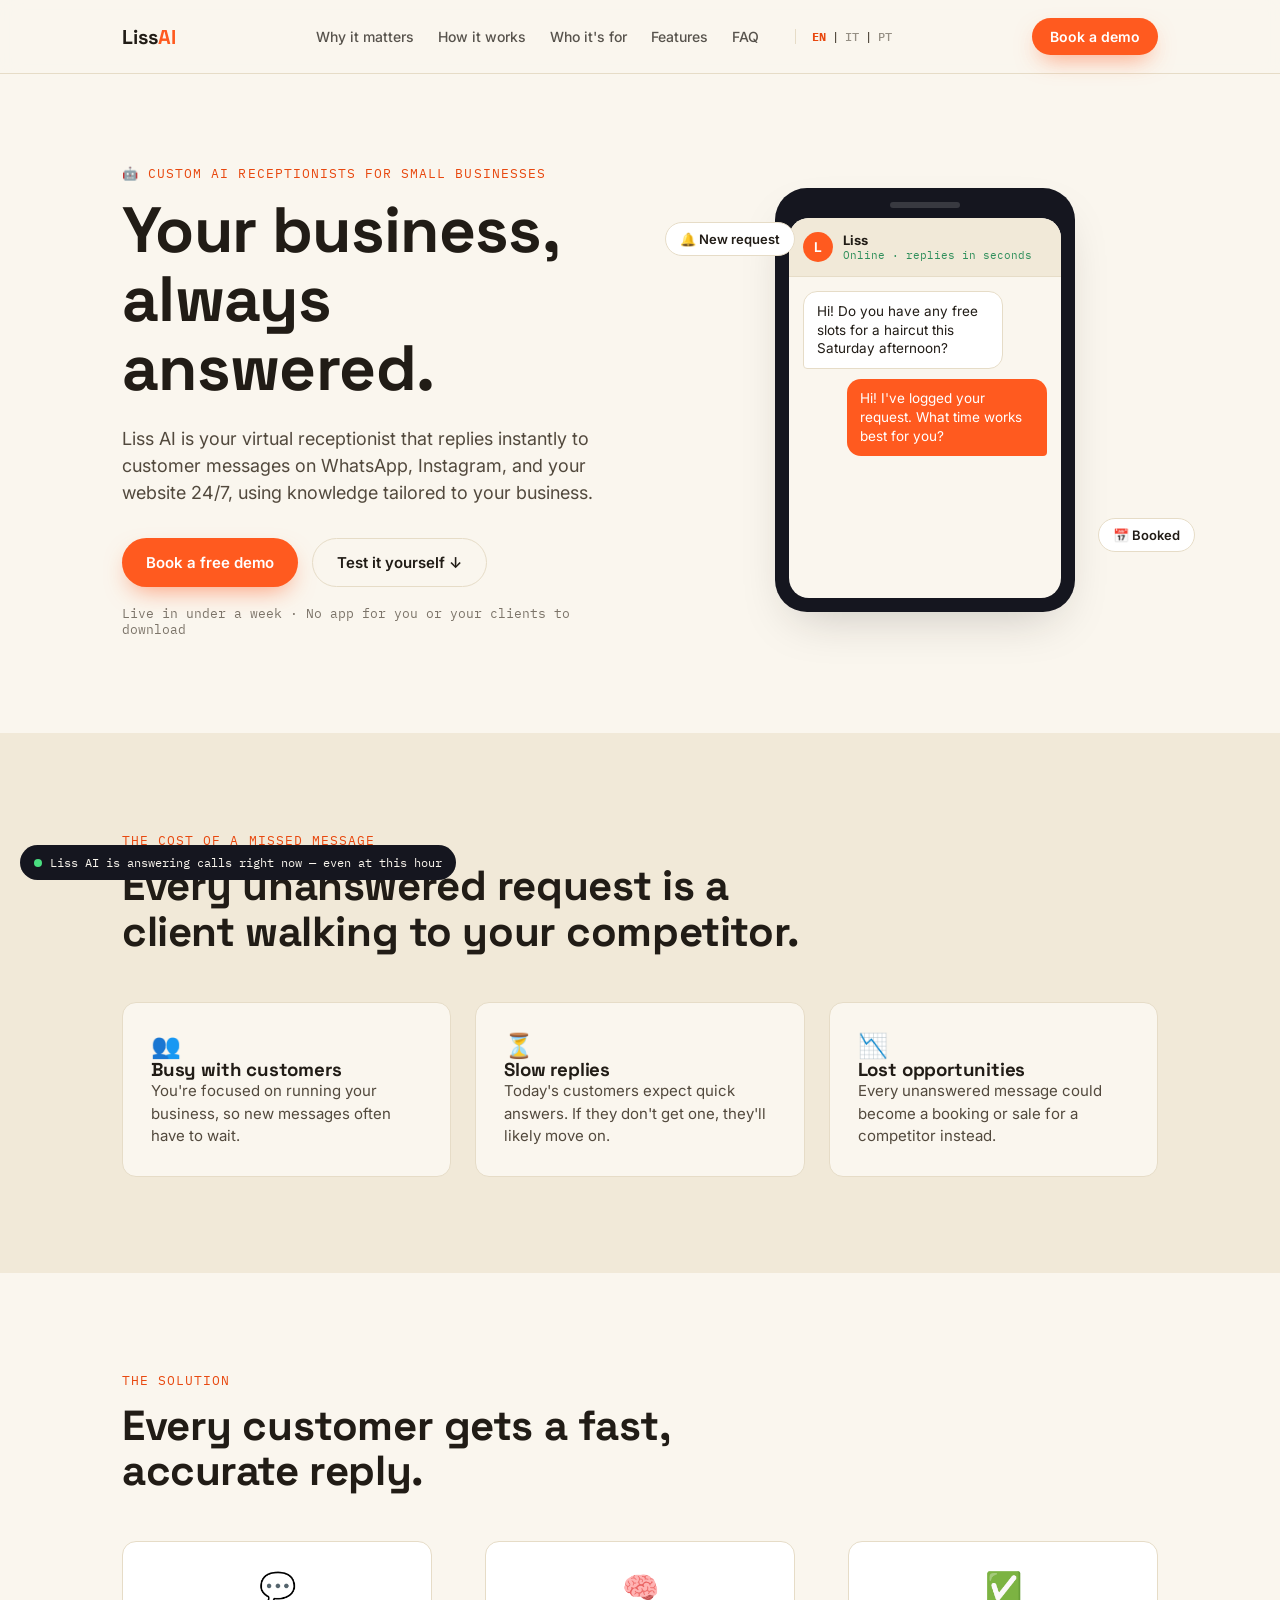
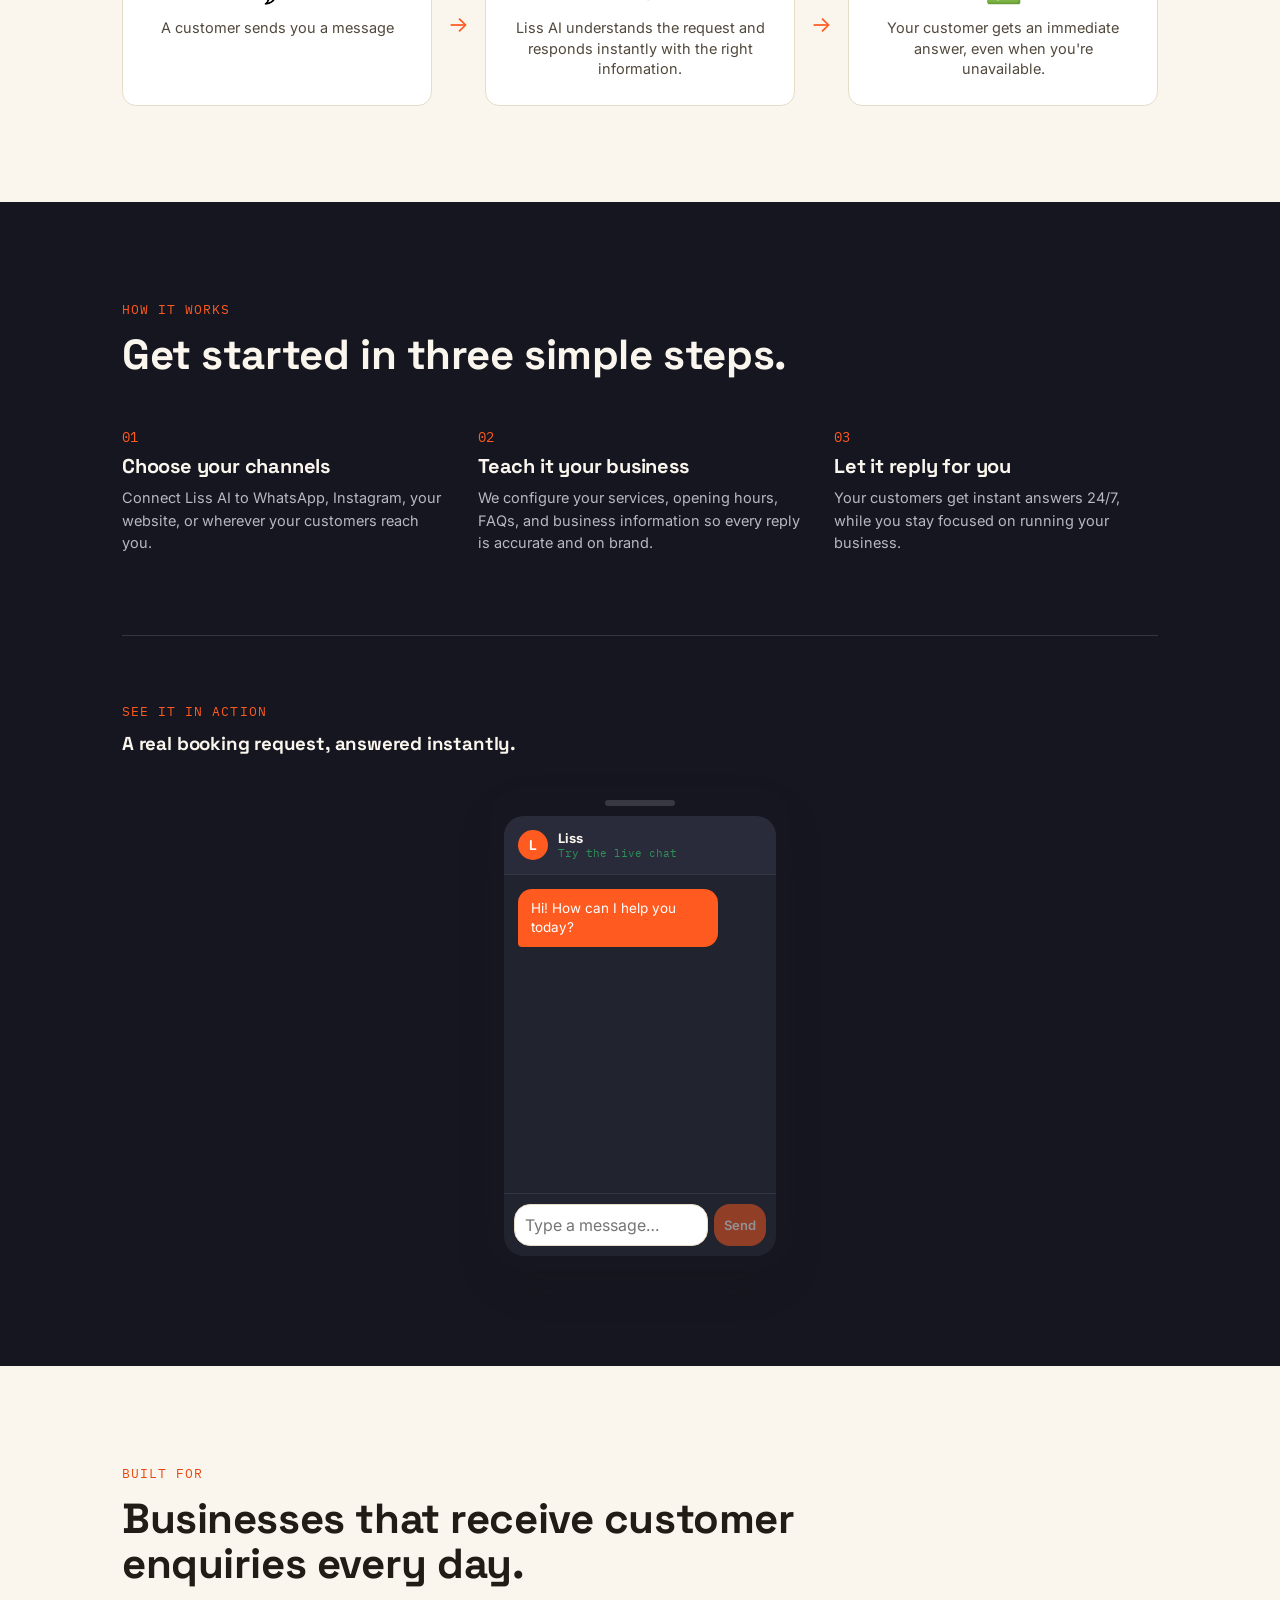
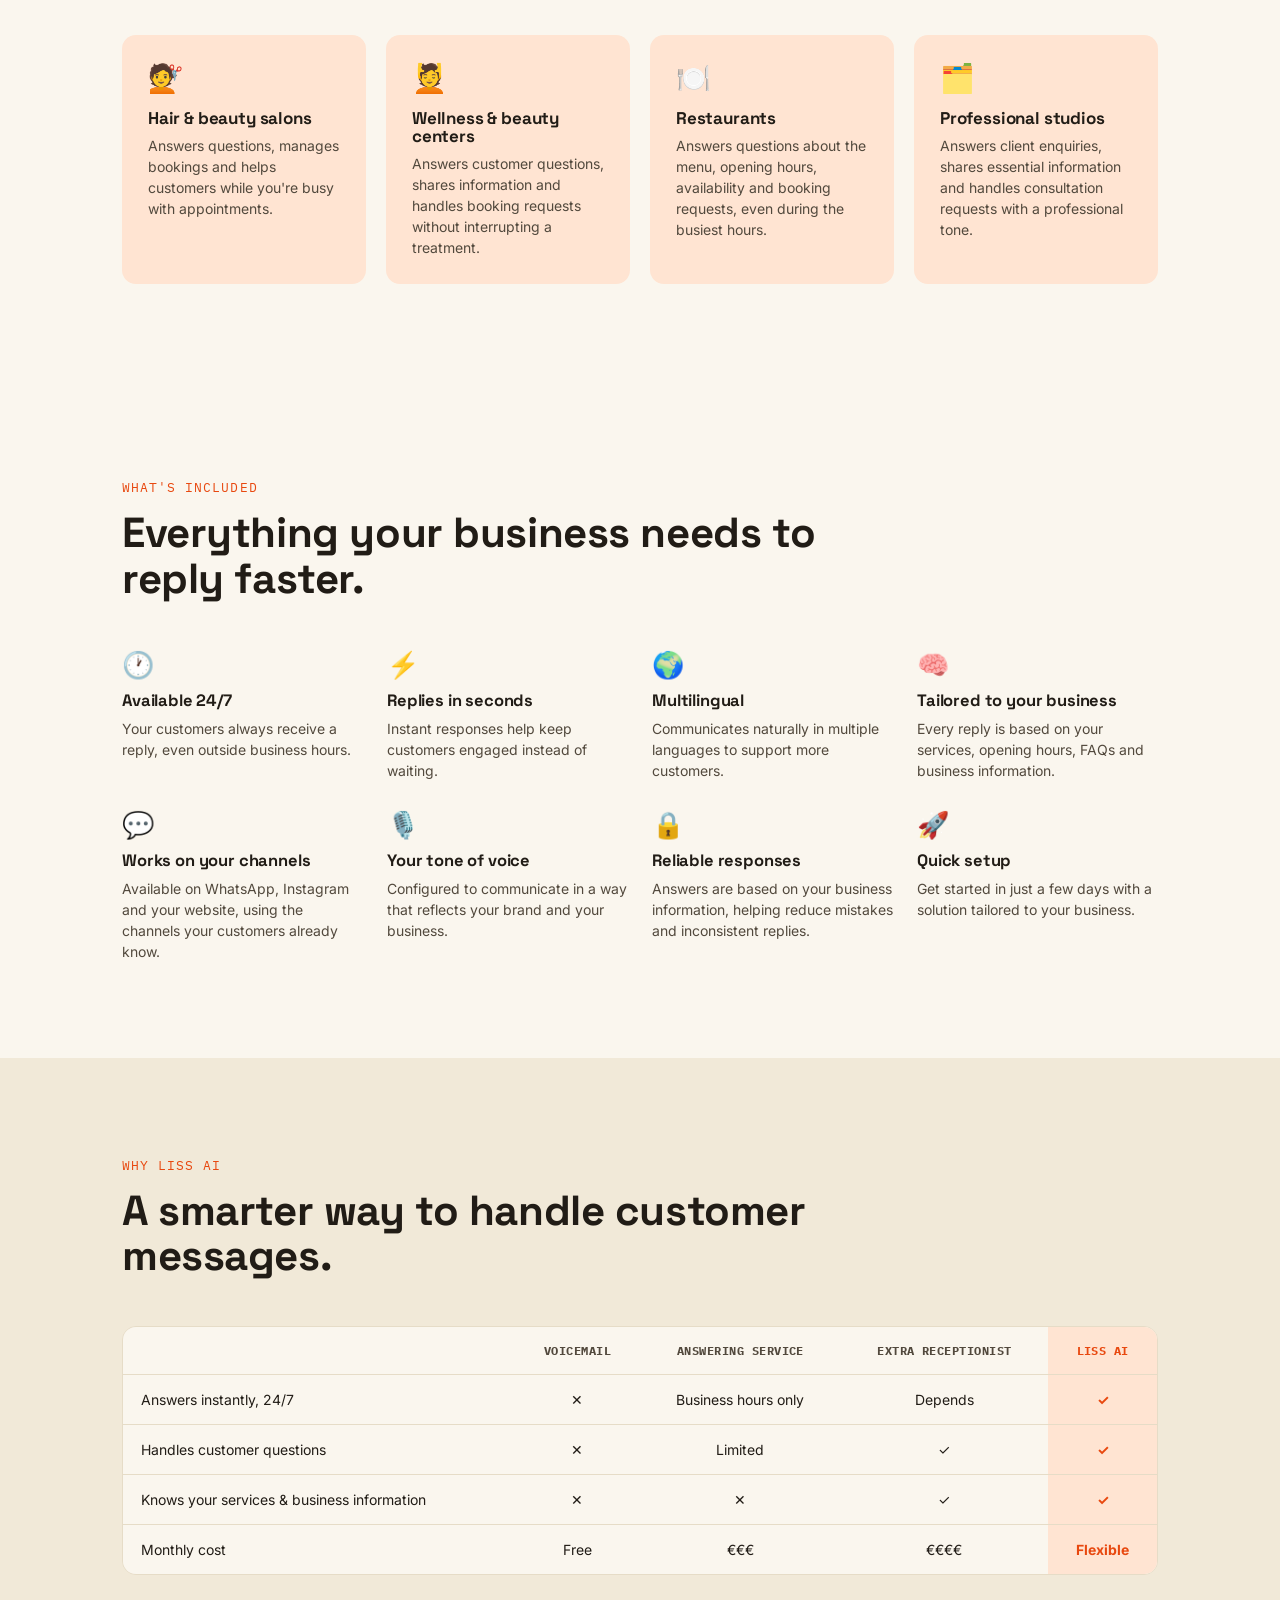
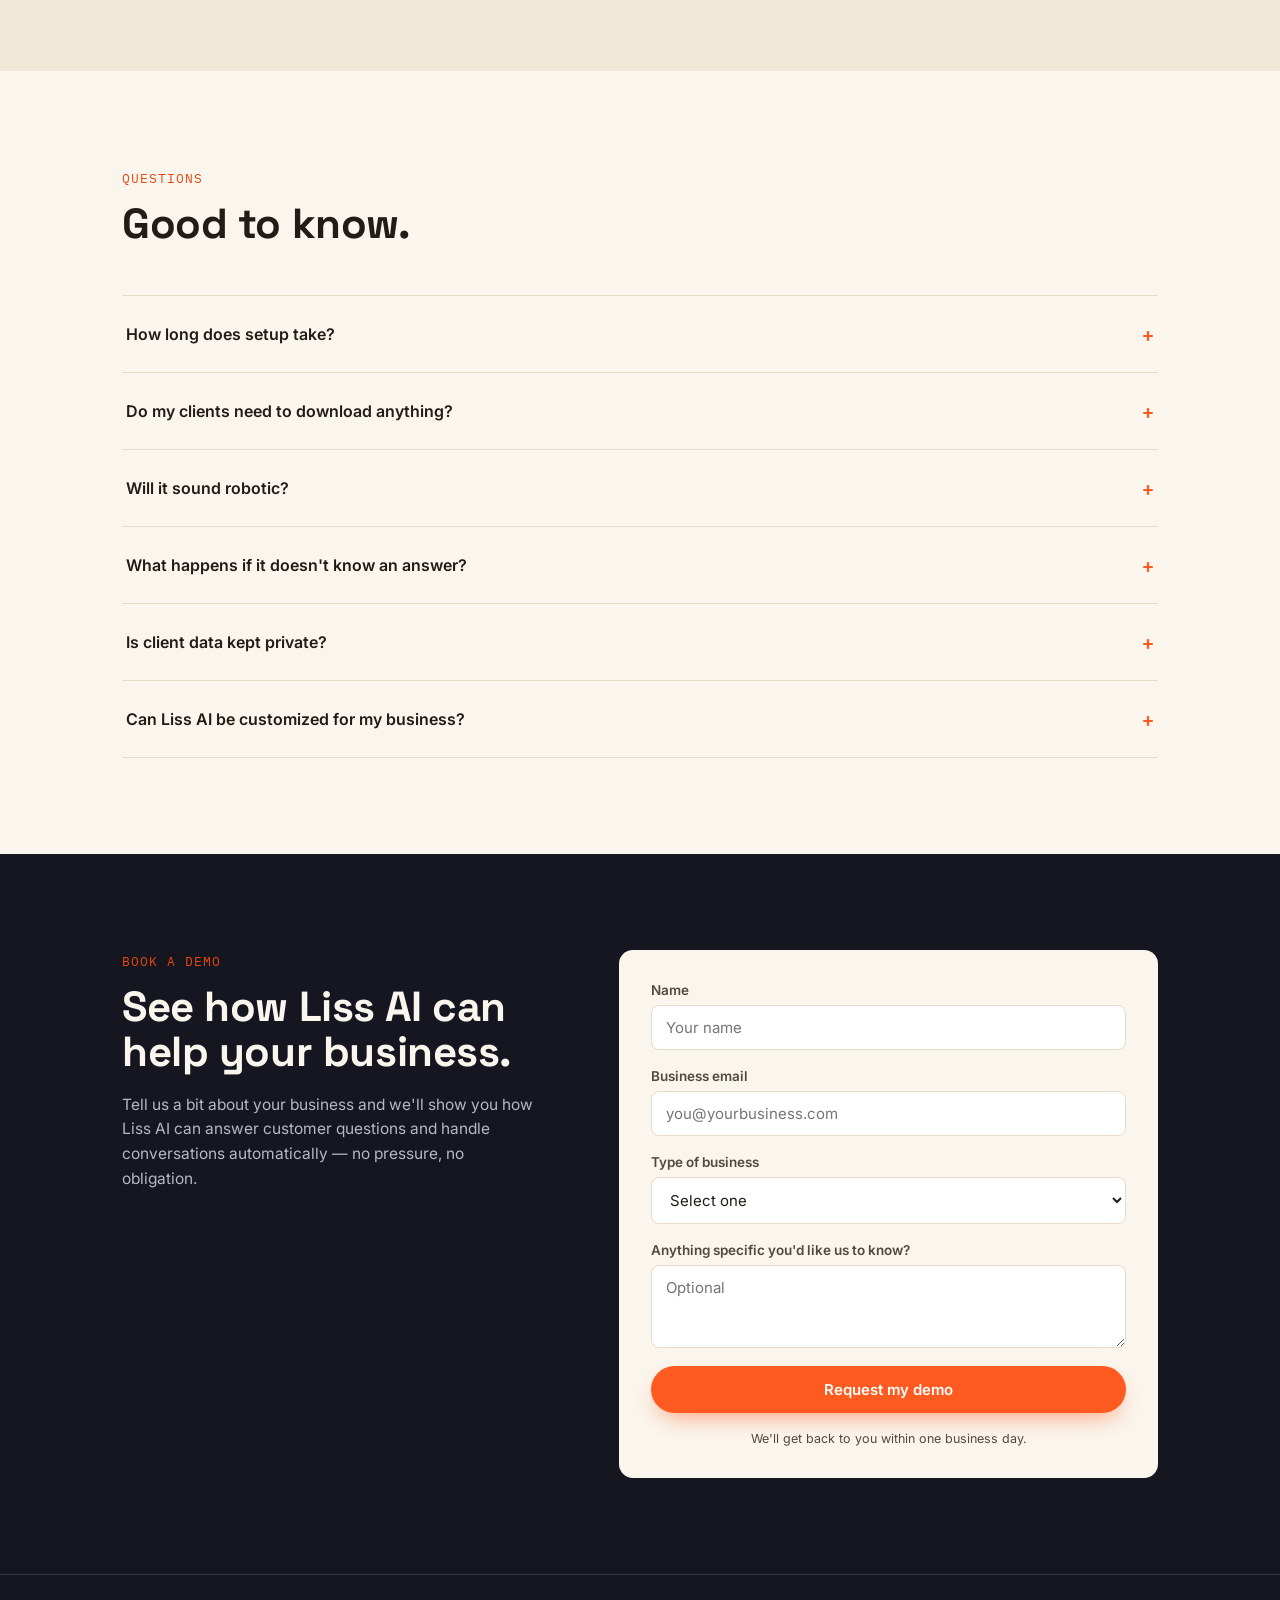
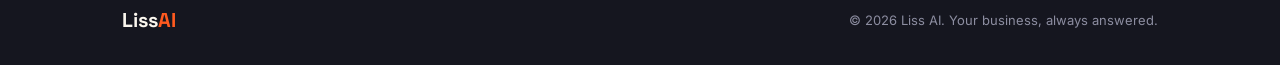
<file: index.html>
<!DOCTYPE html>
<html lang="en">
<head>
<meta charset="UTF-8">
<meta name="viewport" content="width=device-width, initial-scale=1.0">
<title>Liss AI — Your business, always answered</title>
<meta name="description" content="Liss AI is the AI receptionist that answers calls, books appointments and never sleeps — built for salons, clinics, restaurants and studios.">
<link rel="icon" href="data:,">
<link rel="preconnect" href="https://fonts.googleapis.com">
<link rel="preconnect" href="https://fonts.gstatic.com" crossorigin>
<link href="https://fonts.googleapis.com/css2?family=Space+Grotesk:wght@400;500;600;700&family=Inter:wght@400;500;600;700&family=IBM+Plex+Mono:wght@400;500&display=swap" rel="stylesheet">
<link rel="stylesheet" href="style.css">
<link rel="alternate" hreflang="en" href="https://getlissai.com/" />
<link rel="alternate" hreflang="it" href="https://getlissai.com/" />
<link rel="alternate" hreflang="pt" href="https://getlissai.com/" />
<link rel="alternate" hreflang="x-default" href="https://getlissai.com/" />
</head>
<body>

<div class="status-pill" id="statusPill">
  <span class="dot"></span>
  <span>Liss is answering clients right now</span>
</div>

<header class="nav">
  <div class="nav-inner">
    <a href="#top" class="logo">Liss<span>AI</span></a>
   <nav class="nav-links">
  <a href="#problem">Why it matters</a>
  <a href="#how">How it works</a>
  <a href="#audience">Who it's for</a>
  <a href="#features">Features</a>
  <a href="#faq">FAQ</a>
  <span class="lang-switch">
    <strong>EN</strong> | <a href="./it/">IT</a> | <a href="./pt/">PT</a>
  </span>
</nav>
    <a href="#demo-form" class="btn btn-primary btn-small">Book a demo</a>
  </div>
</header>

<main id="top">

  <!-- HERO -->
  <section class="hero">
    <div class="hero-inner">
      <div class="hero-copy">
        <p class="eyebrow">🤖 Custom AI Receptionists for Small Businesses</p>
        <h1>Your business,<br>always answered.</h1>
        <p class="hero-sub">Liss AI is your virtual receptionist that replies instantly to customer messages on WhatsApp, Instagram, and your website 24/7, using knowledge tailored to your business.</p>
        <div class="hero-actions">
          <a href="#demo-form" class="btn btn-primary">Book a free demo</a>
          <a href="#demo" class="btn btn-ghost">Test it yourself ↓</a>
        </div>
        <p class="hero-note">Live in under a week · No app for you or your clients to download</p>
      </div>
      <div class="hero-visual">
        <div class="phone-mock">
          <div class="phone-notch"></div>
          <div class="phone-screen">
            <div class="chat-header">
              <div class="chat-avatar">L</div>
              <div>
                <div class="chat-name">Liss</div>
                <div class="chat-status">Online · replies in seconds</div>
              </div>
            </div>
            <div class="chat-body" id="heroChat" role="log" aria-label="Liss chat" aria-live="polite" aria-relevant="additions" tabindex="0"><div class="bubble out" lang="en">Hi! How can I help you today?</div></div>
          </div>
        </div>
        <div class="floaty floaty-1">🔔 New request</div>
        <div class="floaty floaty-2">📅 Booked</div>
      </div>
    </div>
  </section>

  <!-- PROBLEM -->
  <section id="problem" class="problem">
    <div class="section-inner">
      <p class="eyebrow eyebrow-dark">The cost of a missed message</p>
      <h2>Every unanswered request is a client walking to your competitor.</h2>
     <div class="problem-grid">

  <article class="problem-card">
    <div class="problem-icon">👥</div>
    <h3>Busy with customers</h3>
    <p>
      You're focused on running your business, so new messages often have to wait.
    </p>
  </article>

  <article class="problem-card">
    <div class="problem-icon">⏳</div>
    <h3>Slow replies</h3>
    <p>
      Today's customers expect quick answers. If they don't get one, they'll likely move on.
    </p>
  </article>

  <article class="problem-card">
    <div class="problem-icon">📉</div>
    <h3>Lost opportunities</h3>
    <p>
      Every unanswered message could become a booking or sale for a competitor instead.
    </p>
  </article>

</div>
    </div>
  </section>

 <!-- SOLUTION FLOW -->
<section class="solution">
  <div class="section-inner">
    <p class="eyebrow">The Solution</p>
    <h2>Every customer gets a fast, accurate reply.</h2>

    <div class="flow">

      <div class="flow-step">
        <div class="flow-icon">💬</div>
        <p>A customer sends you a message</p>
      </div>

      <div class="flow-arrow">→</div>

      <div class="flow-step">
        <div class="flow-icon">🧠</div>
        <p>Liss AI understands the request and responds instantly with the right information.</p>
      </div>

      <div class="flow-arrow">→</div>

      <div class="flow-step">
        <div class="flow-icon">✅</div>
        <p>Your customer gets an immediate answer, even when you're unavailable.</p>
      </div>

    </div>
  </div>
</section>

 <!-- HOW IT WORKS + LIVE DEMO (dark band) -->
<section id="how" class="dark-band">
  <div class="section-inner">
    <p class="eyebrow eyebrow-light">How it works</p>
    <h2 class="light">Get started in three simple steps.</h2>

    <div class="how-grid">
      <div class="how-step">
        <span class="how-num">01</span>
        <h3>Choose your channels</h3>
        <p>Connect Liss AI to WhatsApp, Instagram, your website, or wherever your customers reach you.</p>
      </div>

      <div class="how-step">
        <span class="how-num">02</span>
        <h3>Teach it your business</h3>
        <p>We configure your services, opening hours, FAQs, and business information so every reply is accurate and on brand.</p>
      </div>

      <div class="how-step">
        <span class="how-num">03</span>
        <h3>Let it reply for you</h3>
        <p>Your customers get instant answers 24/7, while you stay focused on running your business.</p>
      </div>
    </div>

    <!-- (LIVE DEMO) -->
      <div id="demo" class="demo-block">
        <p class="eyebrow eyebrow-light">See it in action</p>
        <h3 class="light">A real booking request, answered instantly.</h3>
        <div class="demo-phone">
          <div class="phone-mock phone-mock-dark">
            <div class="phone-notch"></div>
            <div class="phone-screen">
              <div class="chat-header">
                <div class="chat-avatar">L</div>
                <div>
                  <div class="chat-name">Liss</div>
                  <div class="chat-status">Online · replies in seconds</div>
                </div>
              </div>
              <div class="chat-body" id="demoChat" role="log" aria-label="Liss chat" aria-live="polite" aria-relevant="additions" tabindex="0"><div class="bubble out" lang="en">Hi! How can I help you today?</div></div>
            </div>
          </div>
        </div>
      </div>
    </div>
  </section>

  <!-- AUDIENCE -->
  <section id="audience" class="audience">
    <div class="section-inner">
      <p class="eyebrow">Built for</p>
      <h2>Businesses that receive customer enquiries every day.</h2>
      <div class="audience-grid">
        <div class="audience-card">
          <span class="audience-icon">💇</span>
          <h3>Hair &amp; beauty salons</h3>
          <p>Answers questions, manages bookings and helps customers while you're busy with appointments.</p>
        </div>
        <div class="audience-card">
          <span class="audience-icon">💆</span>
          <h3>Wellness &amp; beauty centers</h3>
          <p>Answers customer questions, shares information and handles booking requests without interrupting a treatment.</p>
        </div>
        <div class="audience-card">
          <span class="audience-icon">🍽️</span>
          <h3>Restaurants</h3>
          <p>Answers questions about the menu, opening hours, availability and booking requests, even during the busiest hours.</p>
        </div>
        <div class="audience-card">
          <span class="audience-icon">🗂️</span>
          <h3>Professional studios</h3>
          <p>Answers client enquiries, shares essential information and handles consultation requests with a professional tone.</p>
        </div>
      </div>
    </div>
  </section>

  <!-- FEATURES -->
<section id="features" class="features">
  <div class="section-inner">
    <p class="eyebrow">What's included</p>
    <h2>Everything your business needs to reply faster.</h2>

    <div class="features-grid">

      <div class="feature">
        <span class="feature-icon">🕐</span>
        <h3>Available 24/7</h3>
        <p>Your customers always receive a reply, even outside business hours.</p>
      </div>

      <div class="feature">
        <span class="feature-icon">⚡</span>
        <h3>Replies in seconds</h3>
        <p>Instant responses help keep customers engaged instead of waiting.</p>
      </div>

      <div class="feature">
        <span class="feature-icon">🌍</span>
        <h3>Multilingual</h3>
        <p>Communicates naturally in multiple languages to support more customers.</p>
      </div>

      <div class="feature">
        <span class="feature-icon">🧠</span>
        <h3>Tailored to your business</h3>
        <p>Every reply is based on your services, opening hours, FAQs and business information.</p>
      </div>

      <div class="feature">
        <span class="feature-icon">💬</span>
        <h3>Works on your channels</h3>
        <p>Available on WhatsApp, Instagram and your website, using the channels your customers already know.</p>
      </div>

      <div class="feature">
        <span class="feature-icon">🎙️</span>
        <h3>Your tone of voice</h3>
        <p>Configured to communicate in a way that reflects your brand and your business.</p>
      </div>

      <div class="feature">
        <span class="feature-icon">🔒</span>
        <h3>Reliable responses</h3>
        <p>Answers are based on your business information, helping reduce mistakes and inconsistent replies.</p>
      </div>

      <div class="feature">
        <span class="feature-icon">🚀</span>
        <h3>Quick setup</h3>
        <p>Get started in just a few days with a solution tailored to your business.</p>
      </div>

    </div>
  </div>
</section>

  <!-- WHY CHOOSE -->
<section class="why">
  <div class="section-inner">
    <p class="eyebrow">Why Liss AI</p>
    <h2>A smarter way to handle customer messages.</h2>

    <div class="table-wrap">
      <table class="compare">
        <thead>
          <tr>
            <th></th>
            <th>Voicemail</th>
            <th>Answering service</th>
            <th>Extra receptionist</th>
            <th class="highlight">Liss AI</th>
          </tr>
        </thead>
        <tbody>
          <tr>
            <td>Answers instantly, 24/7</td>
            <td>✕</td>
            <td>Business hours only</td>
            <td>Depends</td>
            <td class="highlight">✓</td>
          </tr>
          <tr>
            <td>Handles customer questions</td>
            <td>✕</td>
            <td>Limited</td>
            <td>✓</td>
            <td class="highlight">✓</td>
          </tr>
          <tr>
            <td>Knows your services &amp; business information</td>
            <td>✕</td>
            <td>✕</td>
            <td>✓</td>
            <td class="highlight">✓</td>
          </tr>
          <tr>
            <td>Monthly cost</td>
            <td>Free</td>
            <td>€€€</td>
            <td>€€€€</td>
            <td class="highlight">Flexible</td>
          </tr>
        </tbody>
      </table>
    </div>
  </div>
</section>

<!-- FAQ -->
<section id="faq" class="faq">
  <div class="section-inner">
    <p class="eyebrow">Questions</p>
    <h2>Good to know.</h2>

    <div class="accordion" id="accordion">

      <div class="acc-item">
        <button class="acc-trigger">
          <span>How long does setup take?</span>
          <span class="acc-icon">+</span>
        </button>
        <div class="acc-panel">
          <p>Most businesses can be ready within a few days. We configure your services, information, and communication style, then test everything before going live.</p>
        </div>
      </div>

      <div class="acc-item">
        <button class="acc-trigger">
          <span>Do my clients need to download anything?</span>
          <span class="acc-icon">+</span>
        </button>
        <div class="acc-panel">
          <p>No. Your clients use the channels they already know, such as WhatsApp, Instagram, or your website chat. There is nothing new to install.</p>
        </div>
      </div>

      <div class="acc-item">
        <button class="acc-trigger">
          <span>Will it sound robotic?</span>
          <span class="acc-icon">+</span>
        </button>
        <div class="acc-panel">
          <p>No. Liss AI is configured around your business, your tone of voice, and the way you communicate with customers.</p>
        </div>
      </div>

      <div class="acc-item">
        <button class="acc-trigger">
          <span>What happens if it doesn't know an answer?</span>
          <span class="acc-icon">+</span>
        </button>
        <div class="acc-panel">
          <p>Liss AI only uses your approved business information. When a request is outside its knowledge, it can identify it instead of making up an answer.</p>
        </div>
      </div>

      <div class="acc-item">
        <button class="acc-trigger">
          <span>Is client data kept private?</span>
          <span class="acc-icon">+</span>
        </button>
        <div class="acc-panel">
          <p>Your conversations and business information are handled securely and used only to provide the service.</p>
        </div>
      </div>

      <div class="acc-item">
        <button class="acc-trigger">
          <span>Can Liss AI be customized for my business?</span>
          <span class="acc-icon">+</span>
        </button>
        <div class="acc-panel">
          <p>Yes. Each Liss AI setup is customized based on your services, customers, communication style, and business needs.</p>
        </div>
      </div>

    </div>
  </div>
</section>

  <!-- DEMO BOOKING FORM -->
<section id="demo-form" class="demo-form-section">
  <div class="section-inner form-inner">
    <div class="form-copy">
      <p class="eyebrow">Book a demo</p>
      <h2>See how Liss AI can help your business.</h2>
      <p class="form-sub">
        Tell us a bit about your business and we'll show you how Liss AI can answer customer questions and handle conversations automatically — no pressure, no obligation.
      </p>
    </div>

    <form class="demo-form" id="demoForm">

      <label>
        Name
        <input type="text" name="name" required placeholder="Your name">
      </label>

      <label>
        Business email
        <input type="email" name="email" required placeholder="you@yourbusiness.com">
      </label>

      <label>
        Type of business
        <select name="business_type" required>
          <option value="" disabled selected>Select one</option>
          <option>Hair or beauty salon</option>
          <option>Wellness or beauty center</option>
          <option>Restaurant</option>
          <option>Professional studio / clinic</option>
          <option>Other</option>
        </select>
      </label>

      <label>
        Anything specific you'd like us to know?
        <textarea name="message" rows="3" placeholder="Optional"></textarea>
      </label>

      <button type="submit" class="btn btn-primary btn-full">
        Request my demo
      </button>

      <p class="form-note" id="formNote">
        We'll get back to you within one business day.
      </p>

    </form>
  </div>
</section>

</main>

<footer class="footer">
  <div class="section-inner footer-inner">
    <a href="#top" class="logo">Liss<span>AI</span></a>
    <p>© <span id="year"></span> Liss AI. Your business, always answered.</p>
  </div>
</footer>

<script src="script.js"></script>
<script src="chat.js"></script>
</body>
</html>
</file>
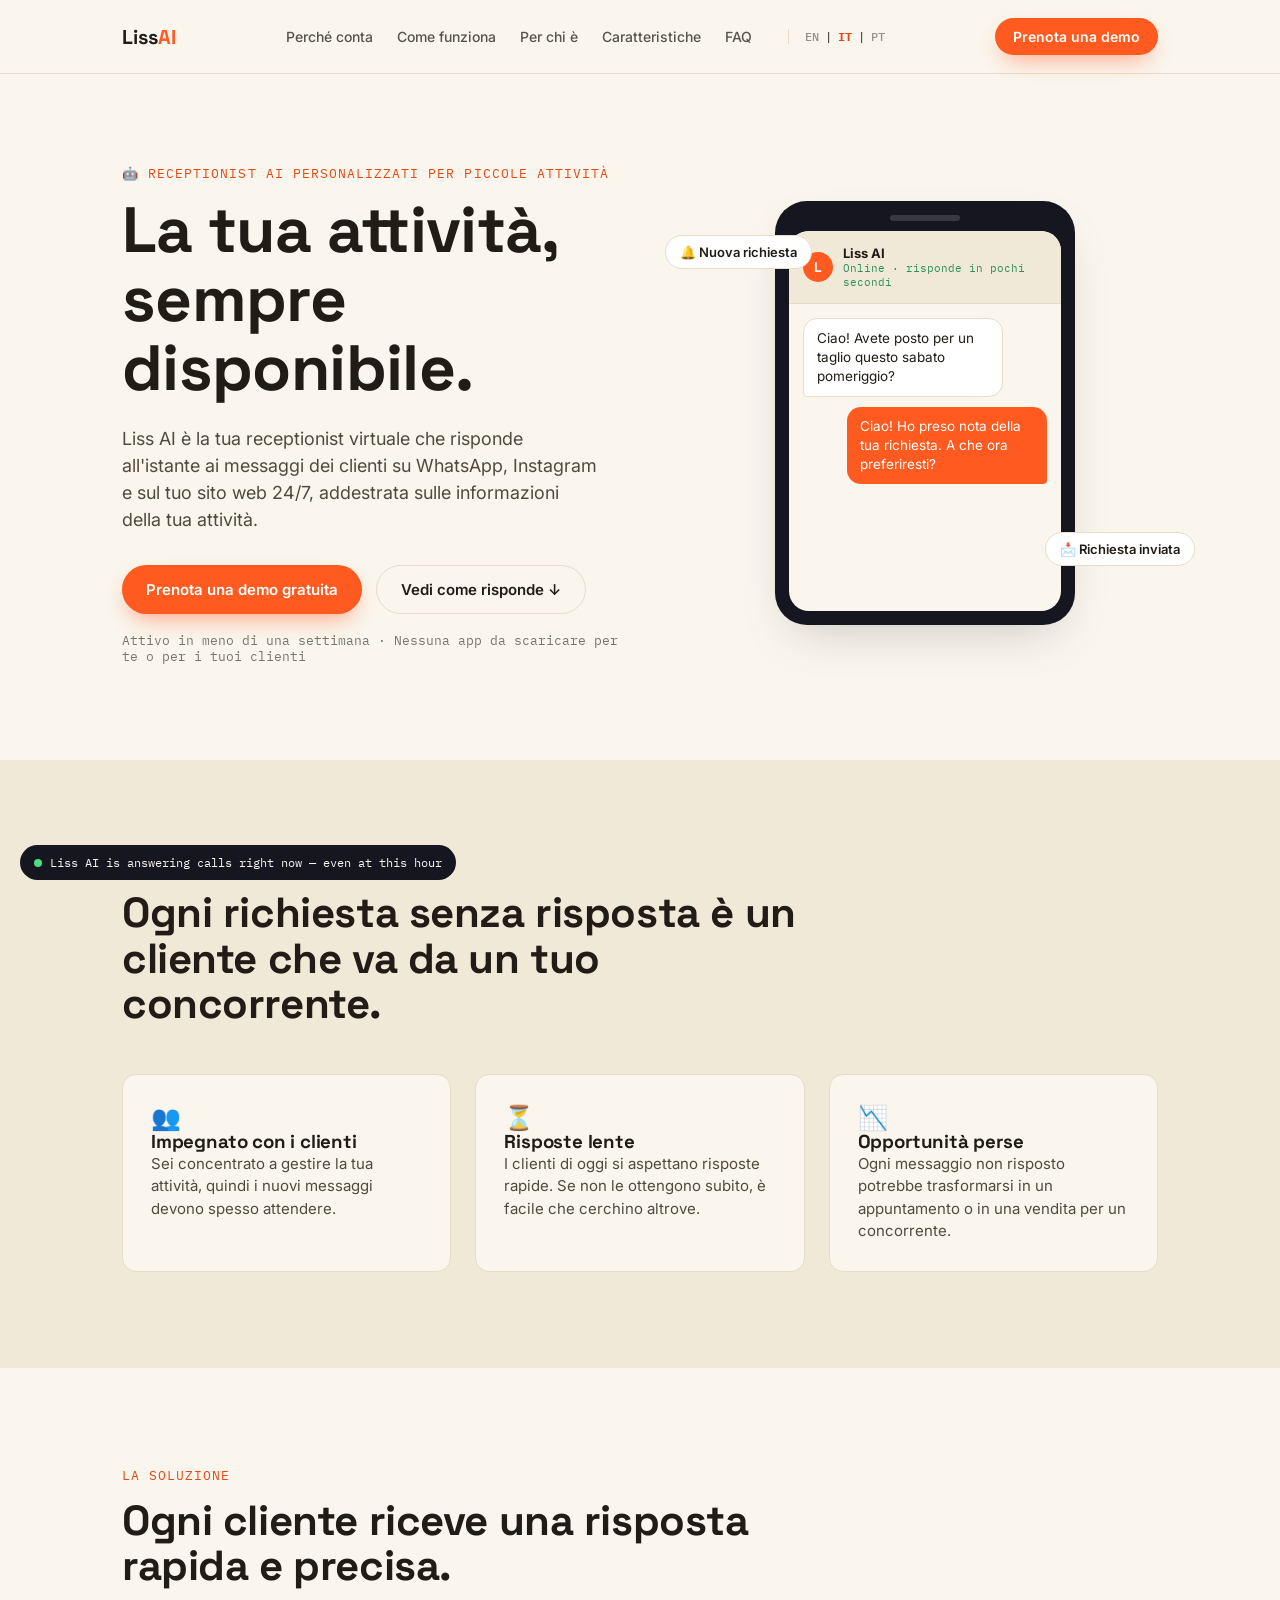
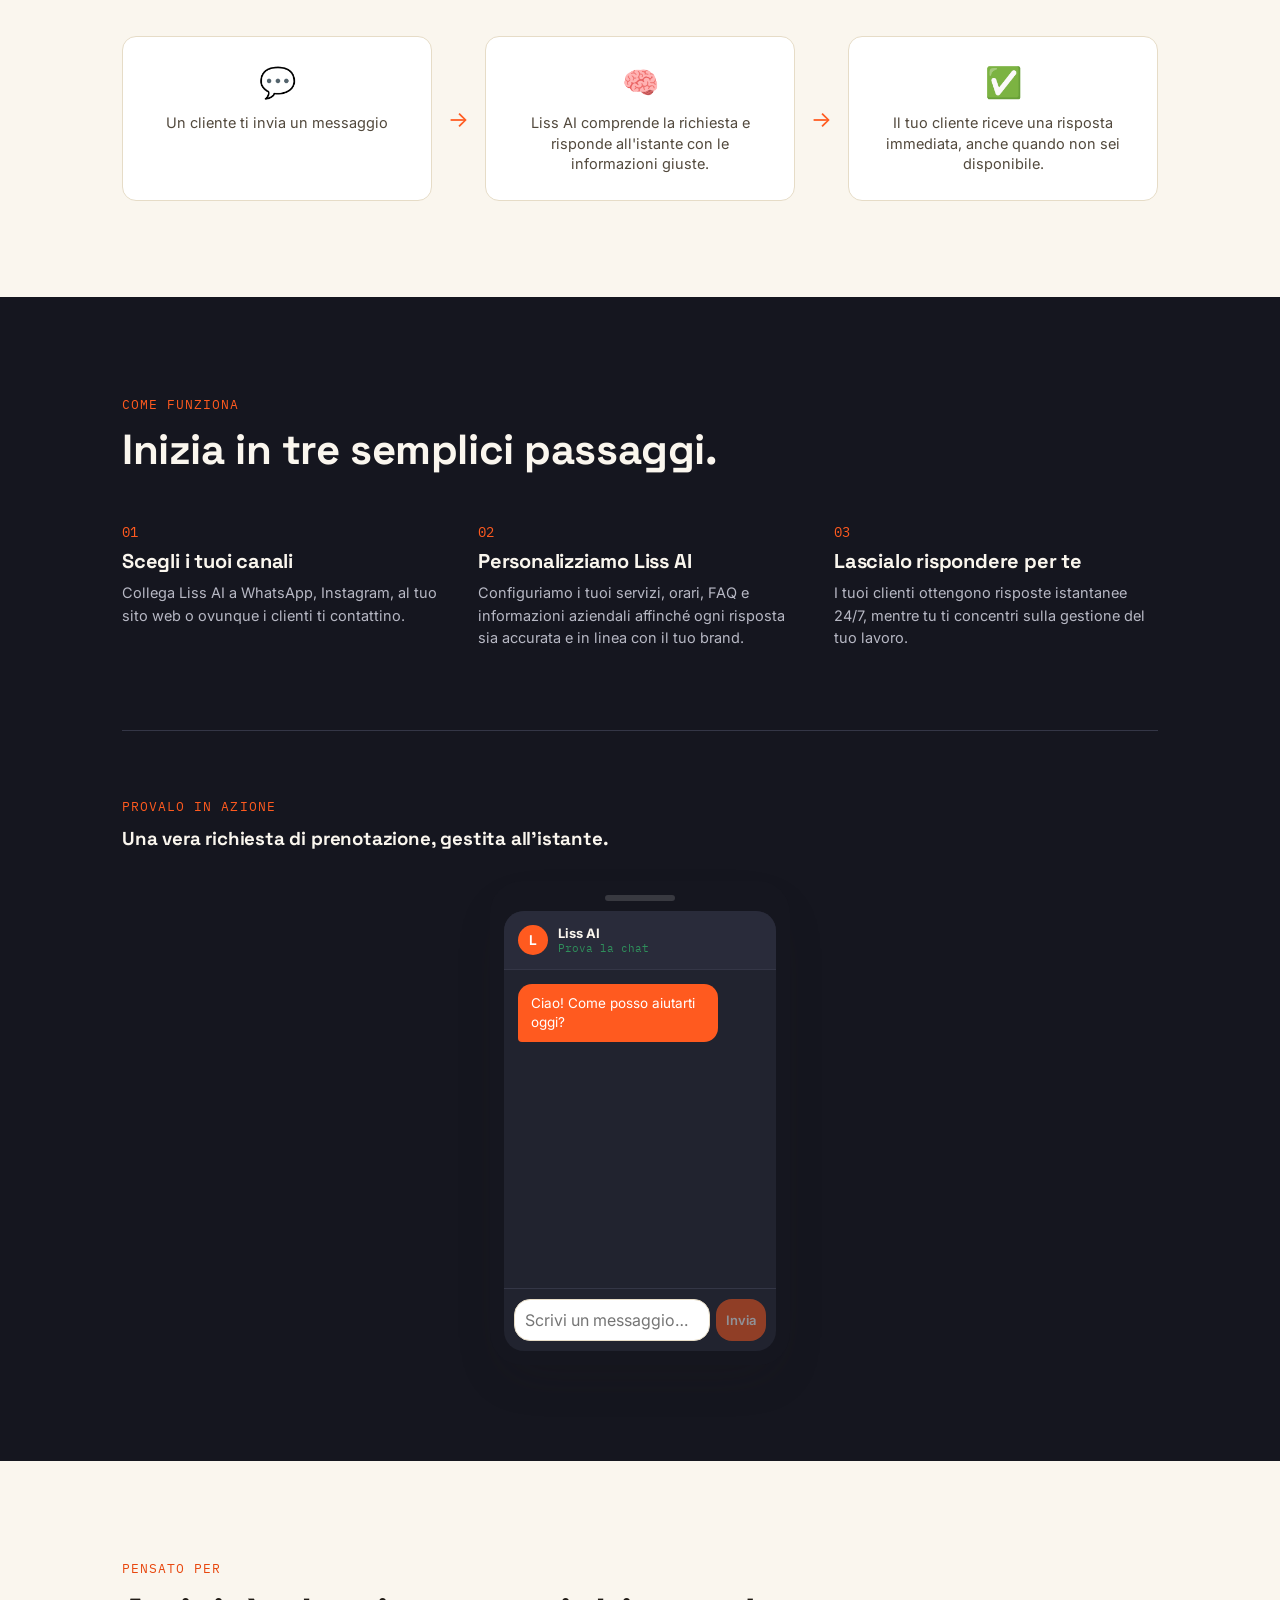
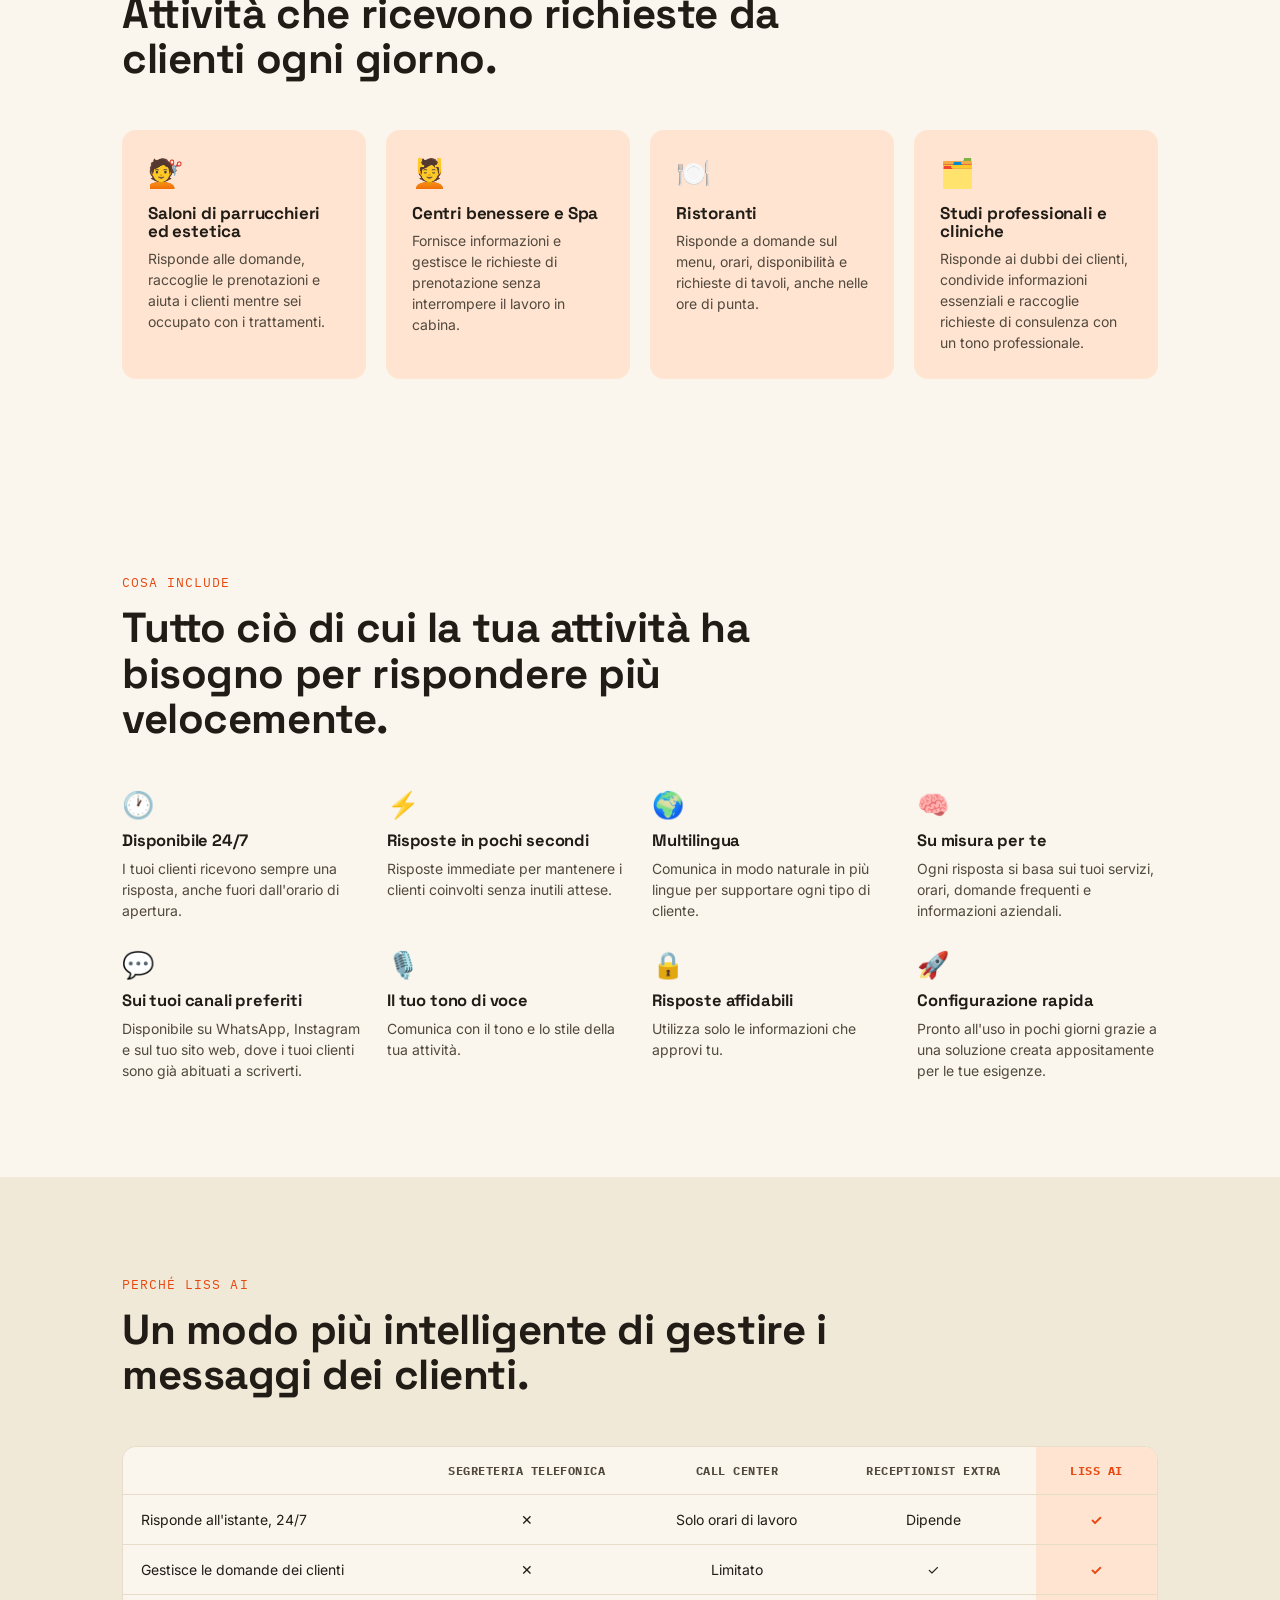
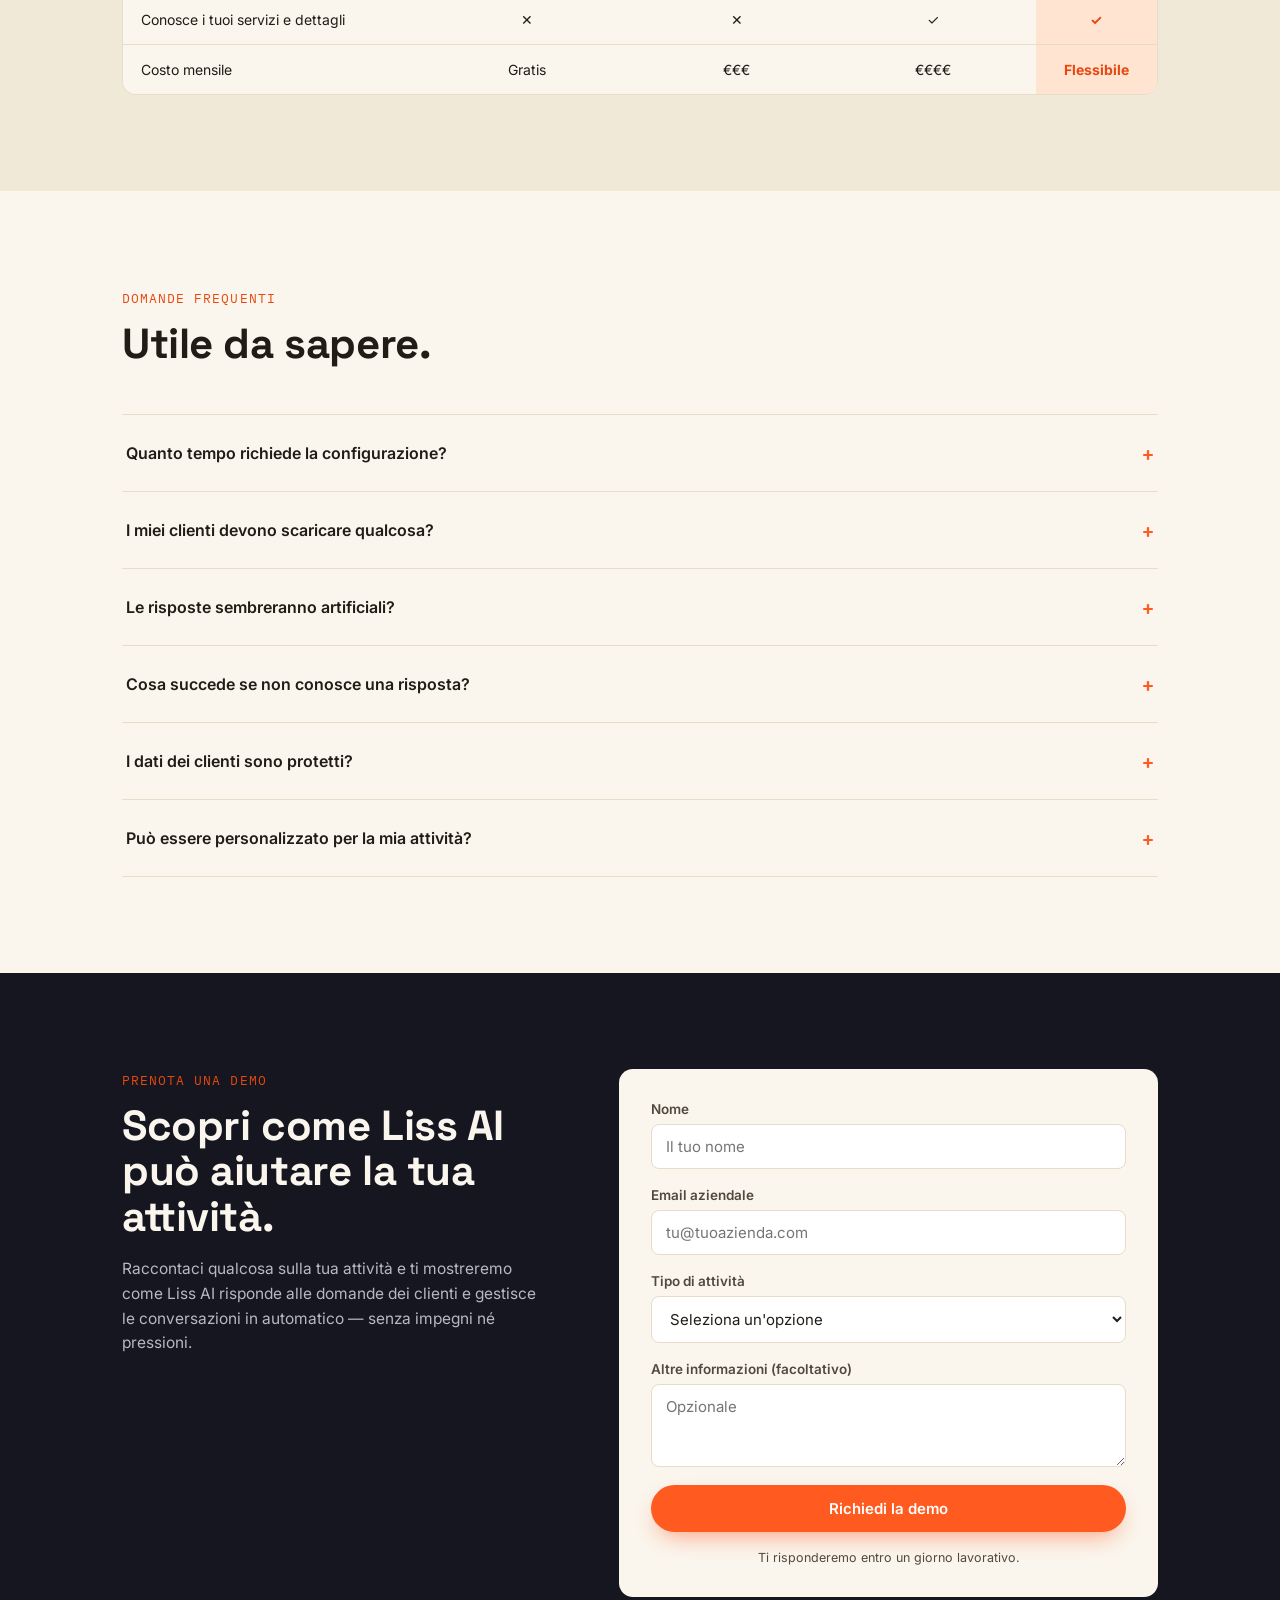
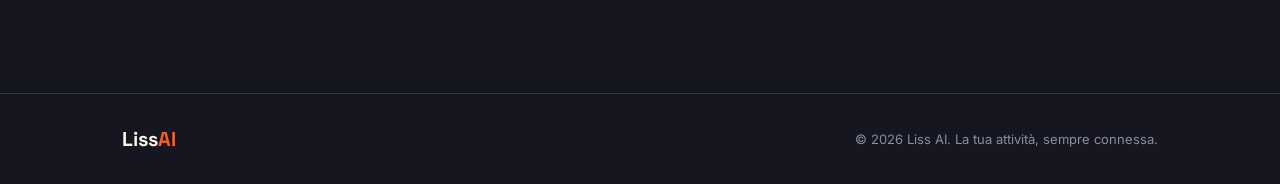
<file: it/index.html>
<!DOCTYPE html>
<html lang="it">
<head>
<meta charset="UTF-8">
<meta name="viewport" content="width=device-width, initial-scale=1.0">
<title>Liss AI — La tua attività, sempre al telefono</title>
<meta name="description" content="Liss AI è la ricezionista virtuale che risponde alle chiamate, raccoglie prenotazioni e non dorme mai — creata per saloni, cliniche, ristoranti e studi.">
<link rel="icon" href="data:,">
<link rel="preconnect" href="https://fonts.googleapis.com">
<link rel="preconnect" href="https://fonts.gstatic.com" crossorigin>
<link href="https://fonts.googleapis.com/css2?family=Space+Grotesk:wght@400;500;600;700&family=Inter:wght@400;500;600;700&family=IBM+Plex+Mono:wght@400;500&display=swap" rel="stylesheet">
<link rel="stylesheet" href="../style.css">
<link rel="alternate" hreflang="en" href="https://getlissai.com/" />
<link rel="alternate" hreflang="it" href="https://getlissai.com/" />
<link rel="alternate" hreflang="pt" href="https://getlissai.com/" />
<link rel="alternate" hreflang="x-default" href="https://getlissai.com/" />
</head>
<body>

<div class="status-pill" id="statusPill">
  <span class="dot"></span>
  <span>Liss sta rispondendo ai clienti in questo momento</span>
</div>

<header class="nav">
  <div class="nav-inner">
    <a href="#top" class="logo">Liss<span>AI</span></a>
   <nav class="nav-links">
  <a href="#problem">Perché conta</a>
  <a href="#how">Come funziona</a>
  <a href="#audience">Per chi è</a>
  <a href="#features">Caratteristiche</a>
  <a href="#faq">FAQ</a>
  <span class="lang-switch">
    <a href="../">EN</a> | <strong>IT</strong> | <a href="../pt/">PT</a>
  </span>
</nav>
    <a href="#demo-form" class="btn btn-primary btn-small">Prenota una demo</a>
  </div>
</header>

<main id="top">

  <!-- HERO -->
  <section class="hero">
    <div class="hero-inner">
      <div class="hero-copy">
        <p class="eyebrow">🤖 Receptionist AI personalizzati per piccole attività</p>
        <h1>La tua attività,<br>sempre disponibile.</h1>
        <p class="hero-sub">Liss AI è la tua receptionist virtuale che risponde all'istante ai messaggi dei clienti su WhatsApp, Instagram e sul tuo sito web 24/7, addestrata sulle informazioni della tua attività.</p>
        <div class="hero-actions">
          <a href="#demo-form" class="btn btn-primary">Prenota una demo gratuita</a>
          <a href="#demo" class="btn btn-ghost">Vedi come risponde ↓</a>
        </div>
        <p class="hero-note">Attivo in meno di una settimana · Nessuna app da scaricare per te o per i tuoi clienti</p>
      </div>
      <div class="hero-visual">
        <div class="phone-mock">
          <div class="phone-notch"></div>
          <div class="phone-screen">
            <div class="chat-header">
              <div class="chat-avatar">L</div>
              <div>
                <div class="chat-name">Liss AI</div>
                <div class="chat-status">Online · risponde in pochi secondi</div>
              </div>
            </div>
            <div class="chat-body" id="heroChat" role="log" aria-label="Liss chat" aria-live="polite" aria-relevant="additions" tabindex="0"><div class="bubble out" lang="en">Hi! How can I help you today?</div></div>
          </div>
        </div>
        <div class="floaty floaty-1">🔔 Nuova richiesta</div>
        <div class="floaty floaty-2">📩 Richiesta inviata</div>
      </div>
    </div>
  </section>

  <!-- PROBLEM -->
  <section id="problem" class="problem">
    <div class="section-inner">
      <p class="eyebrow eyebrow-dark">Il costo di un messaggio perso</p>
      <h2>Ogni richiesta senza risposta è un cliente che va da un tuo concorrente.</h2>
     <div class="problem-grid">

  <article class="problem-card">
    <div class="problem-icon">👥</div>
    <h3>Impegnato con i clienti</h3>
    <p>
      Sei concentrato a gestire la tua attività, quindi i nuovi messaggi devono spesso attendere.
    </p>
  </article>

  <article class="problem-card">
    <div class="problem-icon">⏳</div>
    <h3>Risposte lente</h3>
    <p>
      I clienti di oggi si aspettano risposte rapide. Se non le ottengono subito, è facile che cerchino altrove.
    </p>
  </article>

  <article class="problem-card">
    <div class="problem-icon">📉</div>
    <h3>Opportunità perse</h3>
    <p>
      Ogni messaggio non risposto potrebbe trasformarsi in un appuntamento o in una vendita per un concorrente.
    </p>
  </article>

</div>
    </div>
  </section>

 <!-- SOLUTION FLOW -->
<section class="solution">
  <div class="section-inner">
    <p class="eyebrow">La Soluzione</p>
    <h2>Ogni cliente riceve una risposta rapida e precisa.</h2>

    <div class="flow">

      <div class="flow-step">
        <div class="flow-icon">💬</div>
        <p>Un cliente ti invia un messaggio</p>
      </div>

      <div class="flow-arrow">→</div>

      <div class="flow-step">
        <div class="flow-icon">🧠</div>
        <p>Liss AI comprende la richiesta e risponde all'istante con le informazioni giuste.</p>
      </div>

      <div class="flow-arrow">→</div>

      <div class="flow-step">
        <div class="flow-icon">✅</div>
        <p>Il tuo cliente riceve una risposta immediata, anche quando non sei disponibile.</p>
      </div>

    </div>
  </div>
</section>

 <!-- HOW IT WORKS + LIVE DEMO (dark band) -->
<section id="how" class="dark-band">
  <div class="section-inner">
    <p class="eyebrow eyebrow-light">Come funziona</p>
    <h2 class="light">Inizia in tre semplici passaggi.</h2>

    <div class="how-grid">
      <div class="how-step">
        <span class="how-num">01</span>
        <h3>Scegli i tuoi canali</h3>
        <p>Collega Liss AI a WhatsApp, Instagram, al tuo sito web o ovunque i clienti ti contattino.</p>
      </div>

      <div class="how-step">
        <span class="how-num">02</span>
        <h3>Personalizziamo Liss AI</h3>
        <p>Configuriamo i tuoi servizi, orari, FAQ e informazioni aziendali affinché ogni risposta sia accurata e in linea con il tuo brand.</p>
      </div>

      <div class="how-step">
        <span class="how-num">03</span>
        <h3>Lascialo rispondere per te</h3>
        <p>I tuoi clienti ottengono risposte istantanee 24/7, mentre tu ti concentri sulla gestione del tuo lavoro.</p>
      </div>
    </div>

    <!-- (LIVE DEMO) -->
      <div id="demo" class="demo-block">
        <p class="eyebrow eyebrow-light">Provalo in azione</p>
        <h3 class="light">Una vera richiesta di prenotazione, gestita all'istante.</h3>
        <div class="demo-phone">
          <div class="phone-mock phone-mock-dark">
            <div class="phone-notch"></div>
            <div class="phone-screen">
              <div class="chat-header">
                <div class="chat-avatar">L</div>
                <div>
                  <div class="chat-name">Liss AI</div>
                  <div class="chat-status">Online · risponde in pochi secondi</div>
                </div>
              </div>
              <div class="chat-body" id="demoChat" role="log" aria-label="Liss chat" aria-live="polite" aria-relevant="additions" tabindex="0"><div class="bubble out" lang="en">Hi! How can I help you today?</div></div>
            </div>
          </div>
        </div>
      </div>
    </div>
  </section>

  <!-- AUDIENCE -->
  <section id="audience" class="audience">
    <div class="section-inner">
      <p class="eyebrow">Pensato per</p>
      <h2>Attività che ricevono richieste da clienti ogni giorno.</h2>
      <div class="audience-grid">
        <div class="audience-card">
          <span class="audience-icon">💇</span>
          <h3>Saloni di parrucchieri ed estetica</h3>
          <p>Risponde alle domande, raccoglie le prenotazioni e aiuta i clienti mentre sei occupato con i trattamenti.</p>
        </div>
        <div class="audience-card">
          <span class="audience-icon">💆</span>
          <h3>Centri benessere e Spa</h3>
          <p>Fornisce informazioni e gestisce le richieste di prenotazione senza interrompere il lavoro in cabina.</p>
        </div>
        <div class="audience-card">
          <span class="audience-icon">🍽️</span>
          <h3>Ristoranti</h3>
          <p>Risponde a domande sul menu, orari, disponibilità e richieste di tavoli, anche nelle ore di punta.</p>
        </div>
        <div class="audience-card">
          <span class="audience-icon">🗂️</span>
          <h3>Studi professionali e cliniche</h3>
          <p>Risponde ai dubbi dei clienti, condivide informazioni essenziali e raccoglie richieste di consulenza con un tono professionale.</p>
        </div>
      </div>
    </div>
  </section>

  <!-- FEATURES -->
<section id="features" class="features">
  <div class="section-inner">
    <p class="eyebrow">Cosa include</p>
    <h2>Tutto ciò di cui la tua attività ha bisogno per rispondere più velocemente.</h2>

    <div class="features-grid">

      <div class="feature">
        <span class="feature-icon">🕐</span>
        <h3>Disponibile 24/7</h3>
        <p>I tuoi clienti ricevono sempre una risposta, anche fuori dall'orario di apertura.</p>
      </div>

      <div class="feature">
        <span class="feature-icon">⚡</span>
        <h3>Risposte in pochi secondi</h3>
        <p>Risposte immediate per mantenere i clienti coinvolti senza inutili attese.</p>
      </div>

      <div class="feature">
        <span class="feature-icon">🌍</span>
        <h3>Multilingua</h3>
        <p>Comunica in modo naturale in più lingue per supportare ogni tipo di cliente.</p>
      </div>

      <div class="feature">
        <span class="feature-icon">🧠</span>
        <h3>Su misura per te</h3>
        <p>Ogni risposta si basa sui tuoi servizi, orari, domande frequenti e informazioni aziendali.</p>
      </div>

      <div class="feature">
        <span class="feature-icon">💬</span>
        <h3>Sui tuoi canali preferiti</h3>
        <p>Disponibile su WhatsApp, Instagram e sul tuo sito web, dove i tuoi clienti sono già abituati a scriverti.</p>
      </div>

      <div class="feature">
        <span class="feature-icon">🎙️</span>
        <h3>Il tuo tono di voce</h3>
        <p>Comunica con il tono e lo stile della tua attività.</p>
      </div>

      <div class="feature">
        <span class="feature-icon">🔒</span>
        <h3>Risposte affidabili</h3>
        <p>Utilizza solo le informazioni che approvi tu.</p>
      </div>

      <div class="feature">
        <span class="feature-icon">🚀</span>
        <h3>Configurazione rapida</h3>
        <p>Pronto all'uso in pochi giorni grazie a una soluzione creata appositamente per le tue esigenze.</p>
      </div>

    </div>
  </div>
</section>

  <!-- WHY CHOOSE -->
<section class="why">
  <div class="section-inner">
    <p class="eyebrow">Perché Liss AI</p>
    <h2>Un modo più intelligente di gestire i messaggi dei clienti.</h2>

    <div class="table-wrap">
      <table class="compare">
        <thead>
          <tr>
            <th></th>
            <th>Segreteria telefonica</th>
            <th>Call center</th>
            <th>Receptionist extra</th>
            <th class="highlight">Liss AI</th>
          </tr>
        </thead>
        <tbody>
          <tr>
            <td>Risponde all'istante, 24/7</td>
            <td>✕</td>
            <td>Solo orari di lavoro</td>
            <td>Dipende</td>
            <td class="highlight">✓</td>
          </tr>
          <tr>
            <td>Gestisce le domande dei clienti</td>
            <td>✕</td>
            <td>Limitato</td>
            <td>✓</td>
            <td class="highlight">✓</td>
          </tr>
          <tr>
            <td>Conosce i tuoi servizi e dettagli</td>
            <td>✕</td>
            <td>✕</td>
            <td>✓</td>
            <td class="highlight">✓</td>
          </tr>
          <tr>
            <td>Costo mensile</td>
            <td>Gratis</td>
            <td>€€€</td>
            <td>€€€€</td>
            <td class="highlight">Flessibile</td>
          </tr>
        </tbody>
      </table>
    </div>
  </div>
</section>

<!-- FAQ -->
<section id="faq" class="faq">
  <div class="section-inner">
    <p class="eyebrow">Domande frequenti</p>
    <h2>Utile da sapere.</h2>

    <div class="accordion" id="accordion">

      <div class="acc-item">
        <button class="acc-trigger">
          <span>Quanto tempo richiede la configurazione?</span>
          <span class="acc-icon">+</span>
        </button>
        <div class="acc-panel">
          <p>La maggior parte delle attività è pronta in pochi giorni. Configuriamo i tuoi servizi, le informazioni e lo stile di comunicazione, collaudando tutto prima di andare online.</p>
        </div>
      </div>

      <div class="acc-item">
        <button class="acc-trigger">
          <span>I miei clienti devono scaricare qualcosa?</span>
          <span class="acc-icon">+</span>
        </button>
        <div class="acc-panel">
          <p>No. I tuoi clienti utilizzano i canali che già conoscono, come WhatsApp, Instagram o la chat del tuo sito web. Non c'è nulla da installare.</p>
        </div>
      </div>

      <div class="acc-item">
        <button class="acc-trigger">
          <span>Le risposte sembreranno artificiali?</span>
          <span class="acc-icon">+</span>
        </button>
        <div class="acc-panel">
          <p>No. Liss AI è configurato attorno alla tua attività, al tuo tono di voce e al modo in cui sei abituato a comunicare con i tuoi clienti.</p>
        </div>
      </div>

      <div class="acc-item">
        <button class="acc-trigger">
          <span>Cosa succede se non conosce una risposta?</span>
          <span class="acc-icon">+</span>
        </button>
        <div class="acc-panel">
          <p>Liss AI utilizza solo le informazioni aziendali approvate da te. Se una richiesta è al di fuori delle sue conoscenze, lo rileva ed evita di inventare risposte errate.</p>
        </div>
      </div>

      <div class="acc-item">
        <button class="acc-trigger">
          <span>I dati dei clienti sono protetti?</span>
          <span class="acc-icon">+</span>
        </button>
        <div class="acc-panel">
          <p>Le tue conversazioni e i dati aziendali sono gestiti in modo sicuro e utilizzati esclusivamente per fornire il servizio.</p>
        </div>
      </div>

      <div class="acc-item">
        <button class="acc-trigger">
          <span>Può essere personalizzato per la mia attività?</span>
          <span class="acc-icon">+</span>
        </button>
        <div class="acc-panel">
          <p>Sì. Ogni configurazione di Liss AI è personalizzata in base ai tuoi servizi, clienti, stile di comunicazione ed esigenze specifiche.</p>
        </div>
      </div>

    </div>
  </div>
</section>

  <!-- DEMO BOOKING FORM -->
<section id="demo-form" class="demo-form-section">
  <div class="section-inner form-inner">
    <div class="form-copy">
      <p class="eyebrow">Prenota una demo</p>
      <h2>Scopri come Liss AI può aiutare la tua attività.</h2>
      <p class="form-sub">
        Raccontaci qualcosa sulla tua attività e ti mostreremo come Liss AI risponde alle domande dei clienti e gestisce le conversazioni in automatico — senza impegni né pressioni.
      </p>
    </div>

    <form class="demo-form" id="demoForm">

      <label>
        Nome
        <input type="text" name="name" required placeholder="Il tuo nome">
      </label>

      <label>
        Email aziendale
        <input type="email" name="email" required placeholder="tu@tuoazienda.com">
      </label>

      <label>
        Tipo di attività
        <select name="business_type" required>
          <option value="" disabled selected>Seleziona un'opzione</option>
          <option>Salone di parrucchiere o estetica</option>
          <option>Centro benessere o SPA</option>
          <option>Ristorante</option>
          <option>Studio professionale / Clinica</option>
          <option>Altro</option>
        </select>
      </label>

      <label>
        Altre informazioni (facoltativo)
        <textarea name="message" rows="3" placeholder="Opzionale"></textarea>
      </label>

      <button type="submit" class="btn btn-primary btn-full">
        Richiedi la demo
      </button>

      <p class="form-note" id="formNote">
        Ti risponderemo entro un giorno lavorativo.
      </p>

    </form>
  </div>
</section>

</main>

<footer class="footer">
  <div class="section-inner footer-inner">
    <a href="#top" class="logo">Liss<span>AI</span></a>
    <p>© <span id="year"></span> Liss AI. La tua attività, sempre connessa.</p>
  </div>
</footer>

<script src="../script.js?v=2"></script>
<script src="../chat.js"></script>
</body>
</html>
</file>
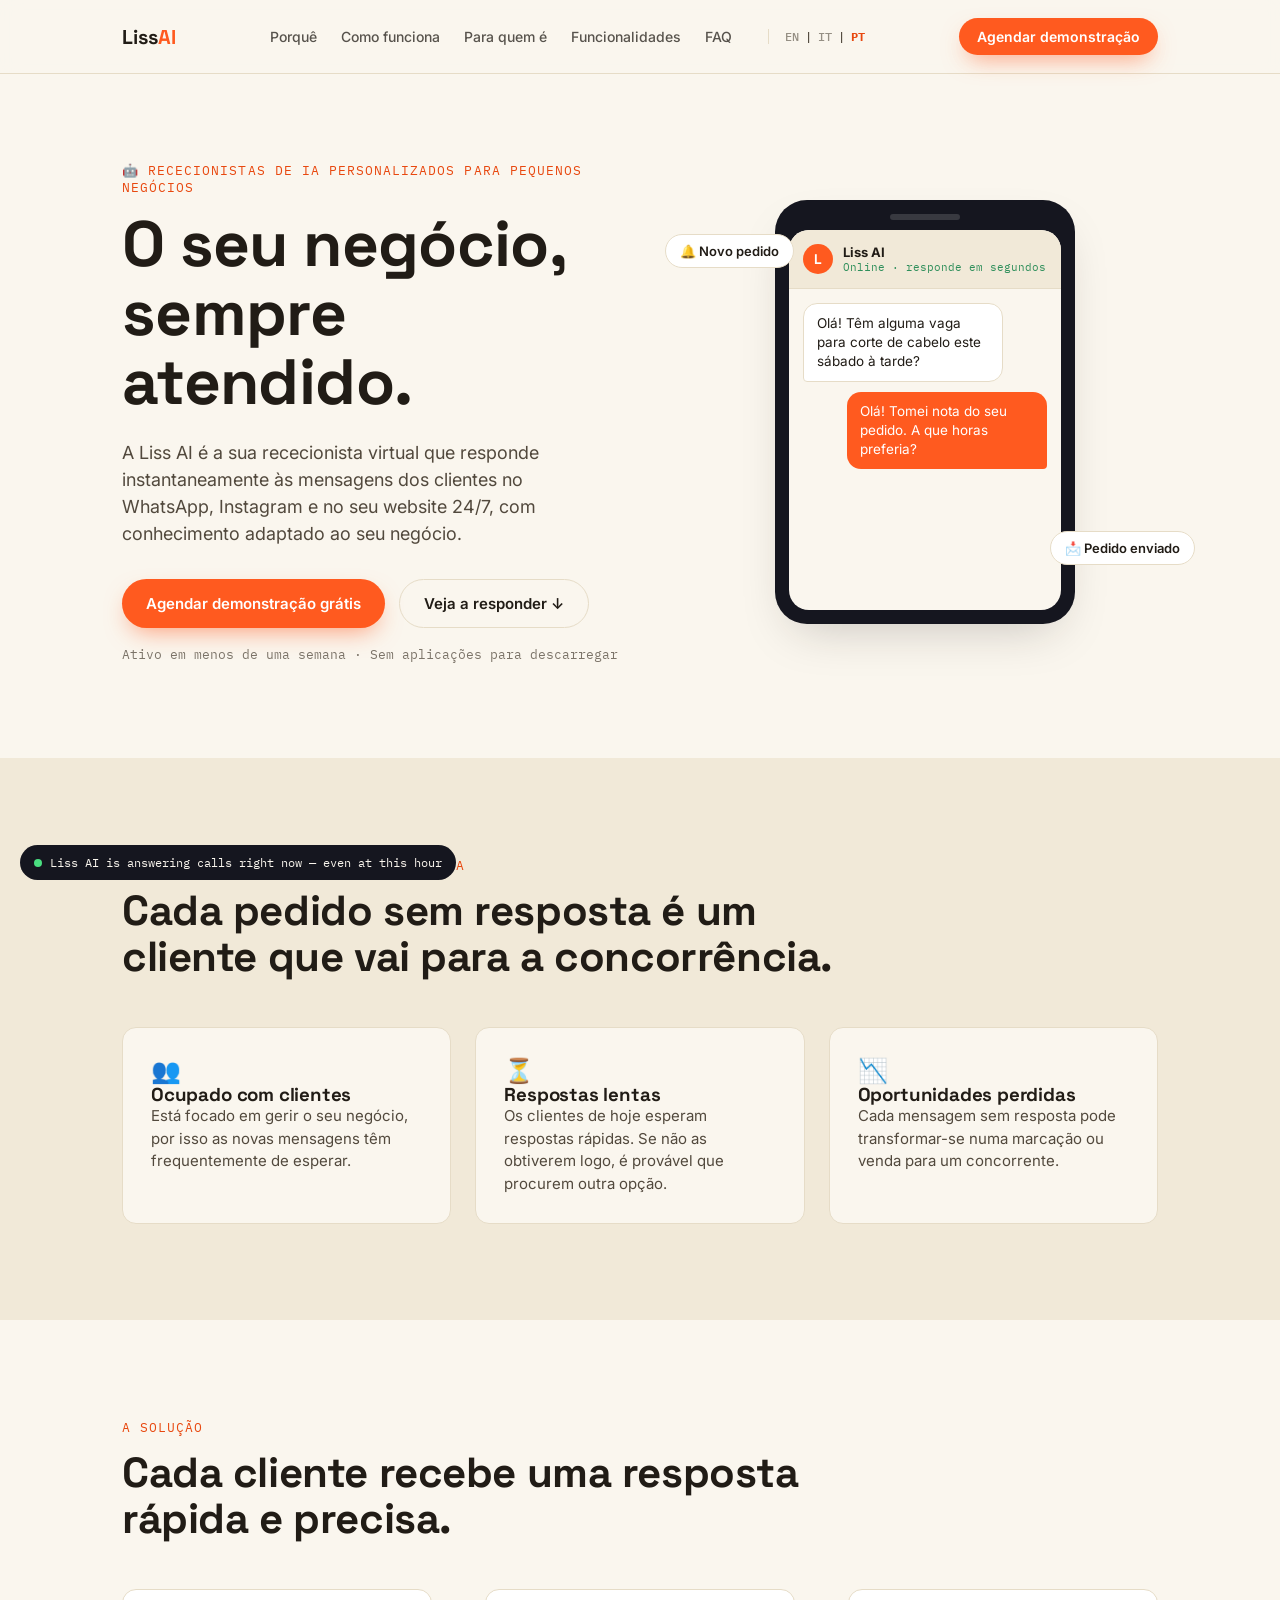
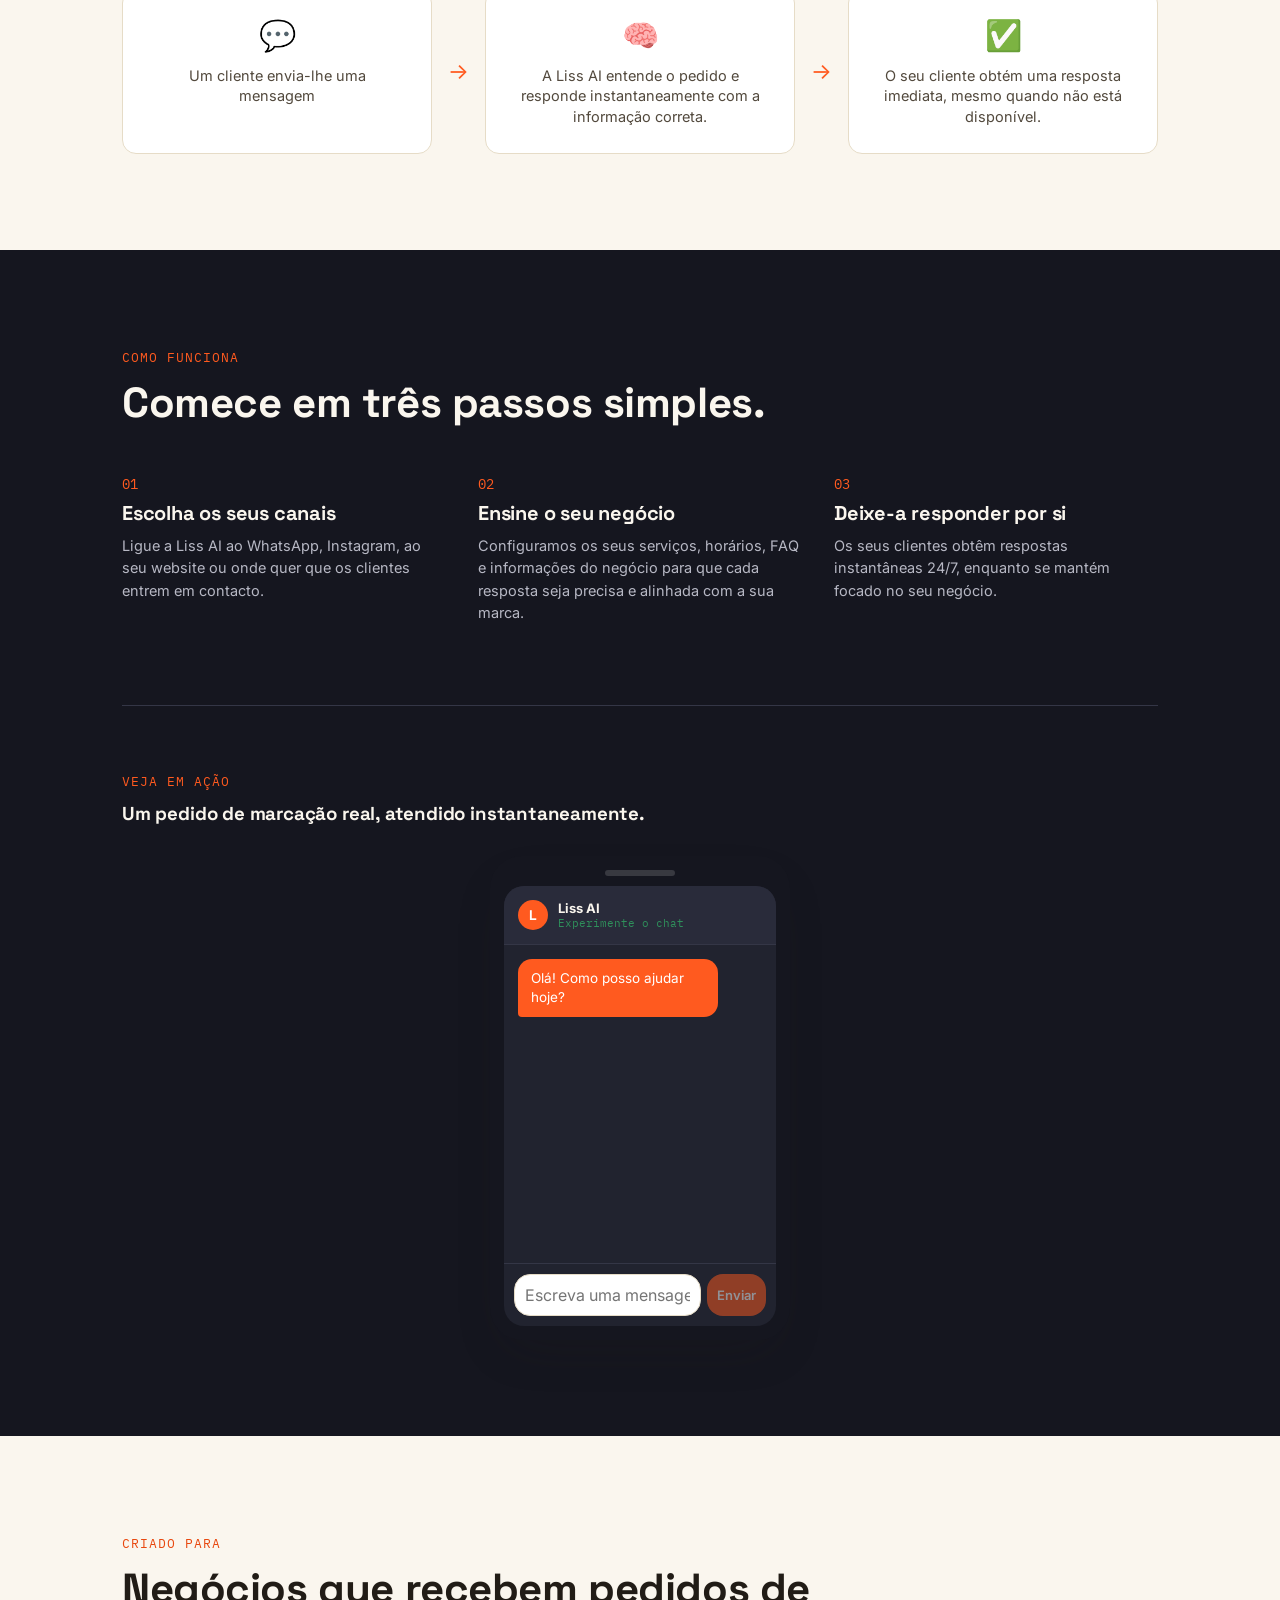
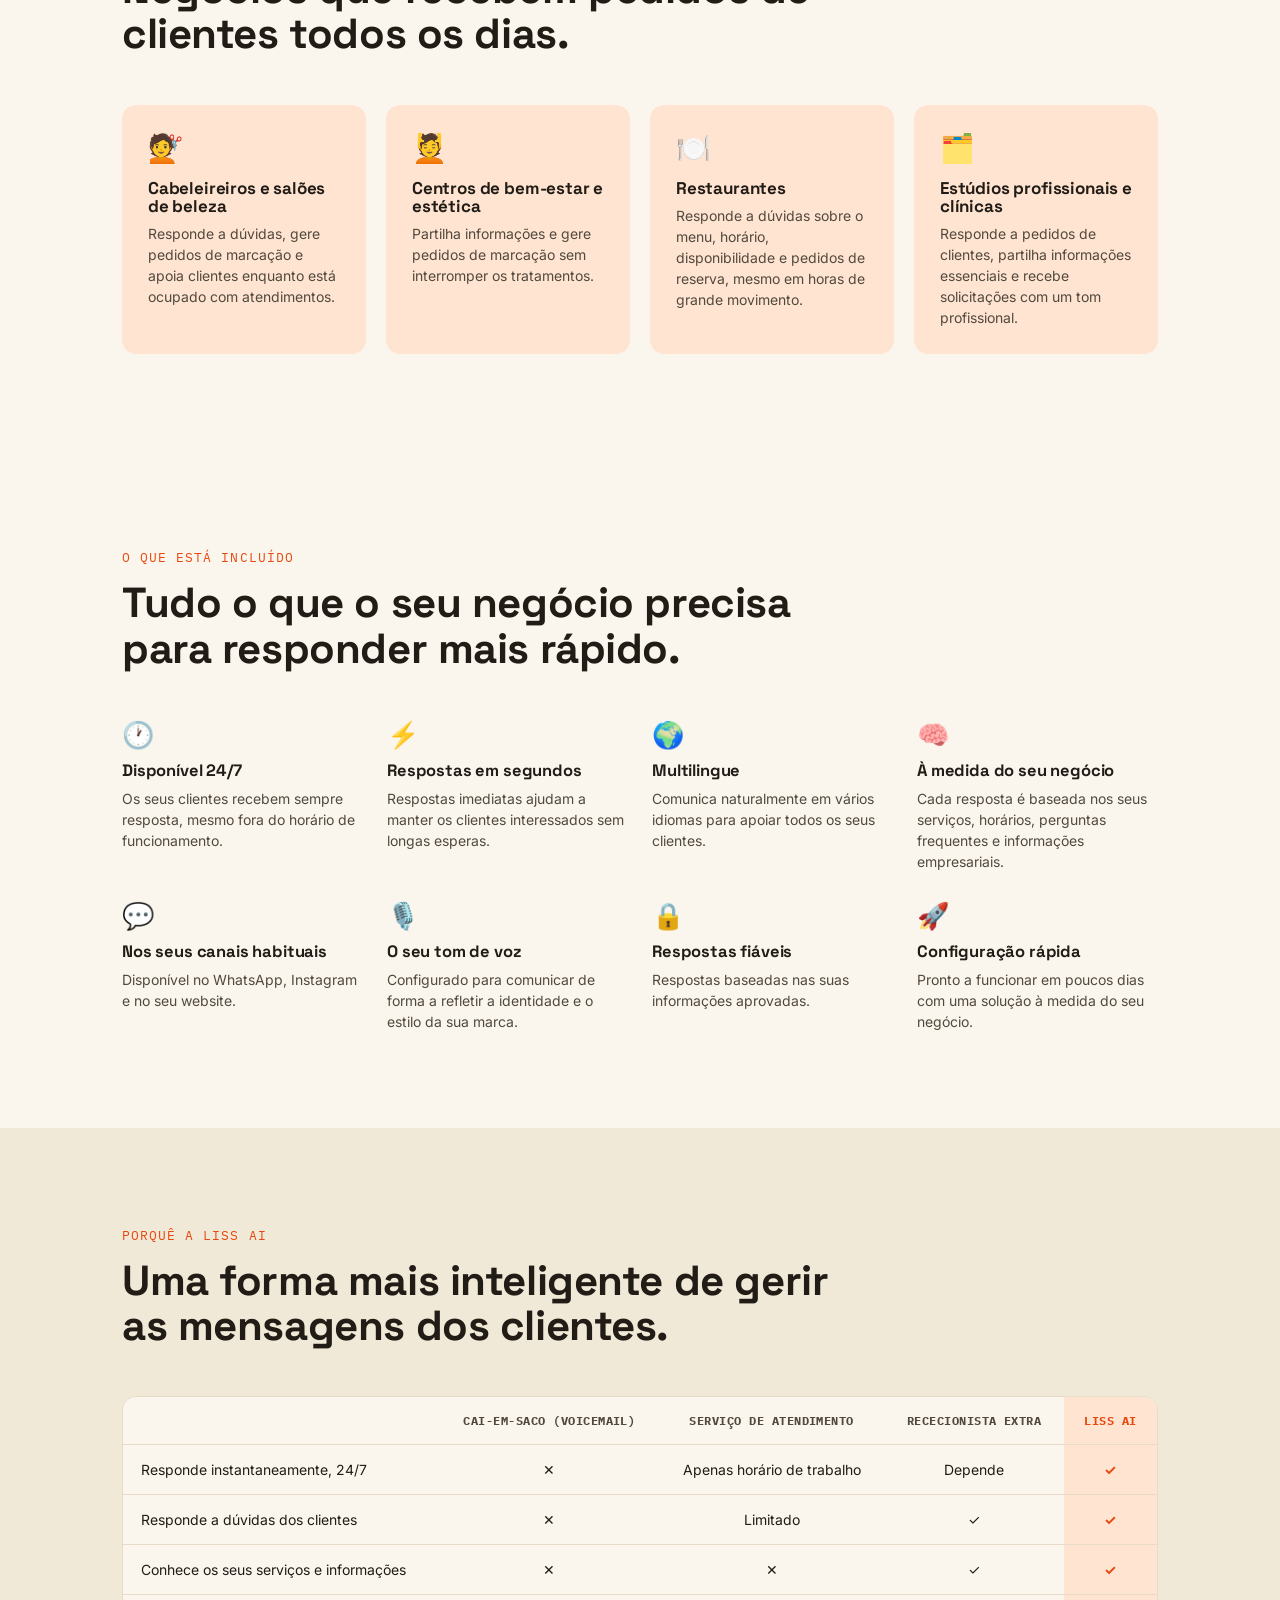
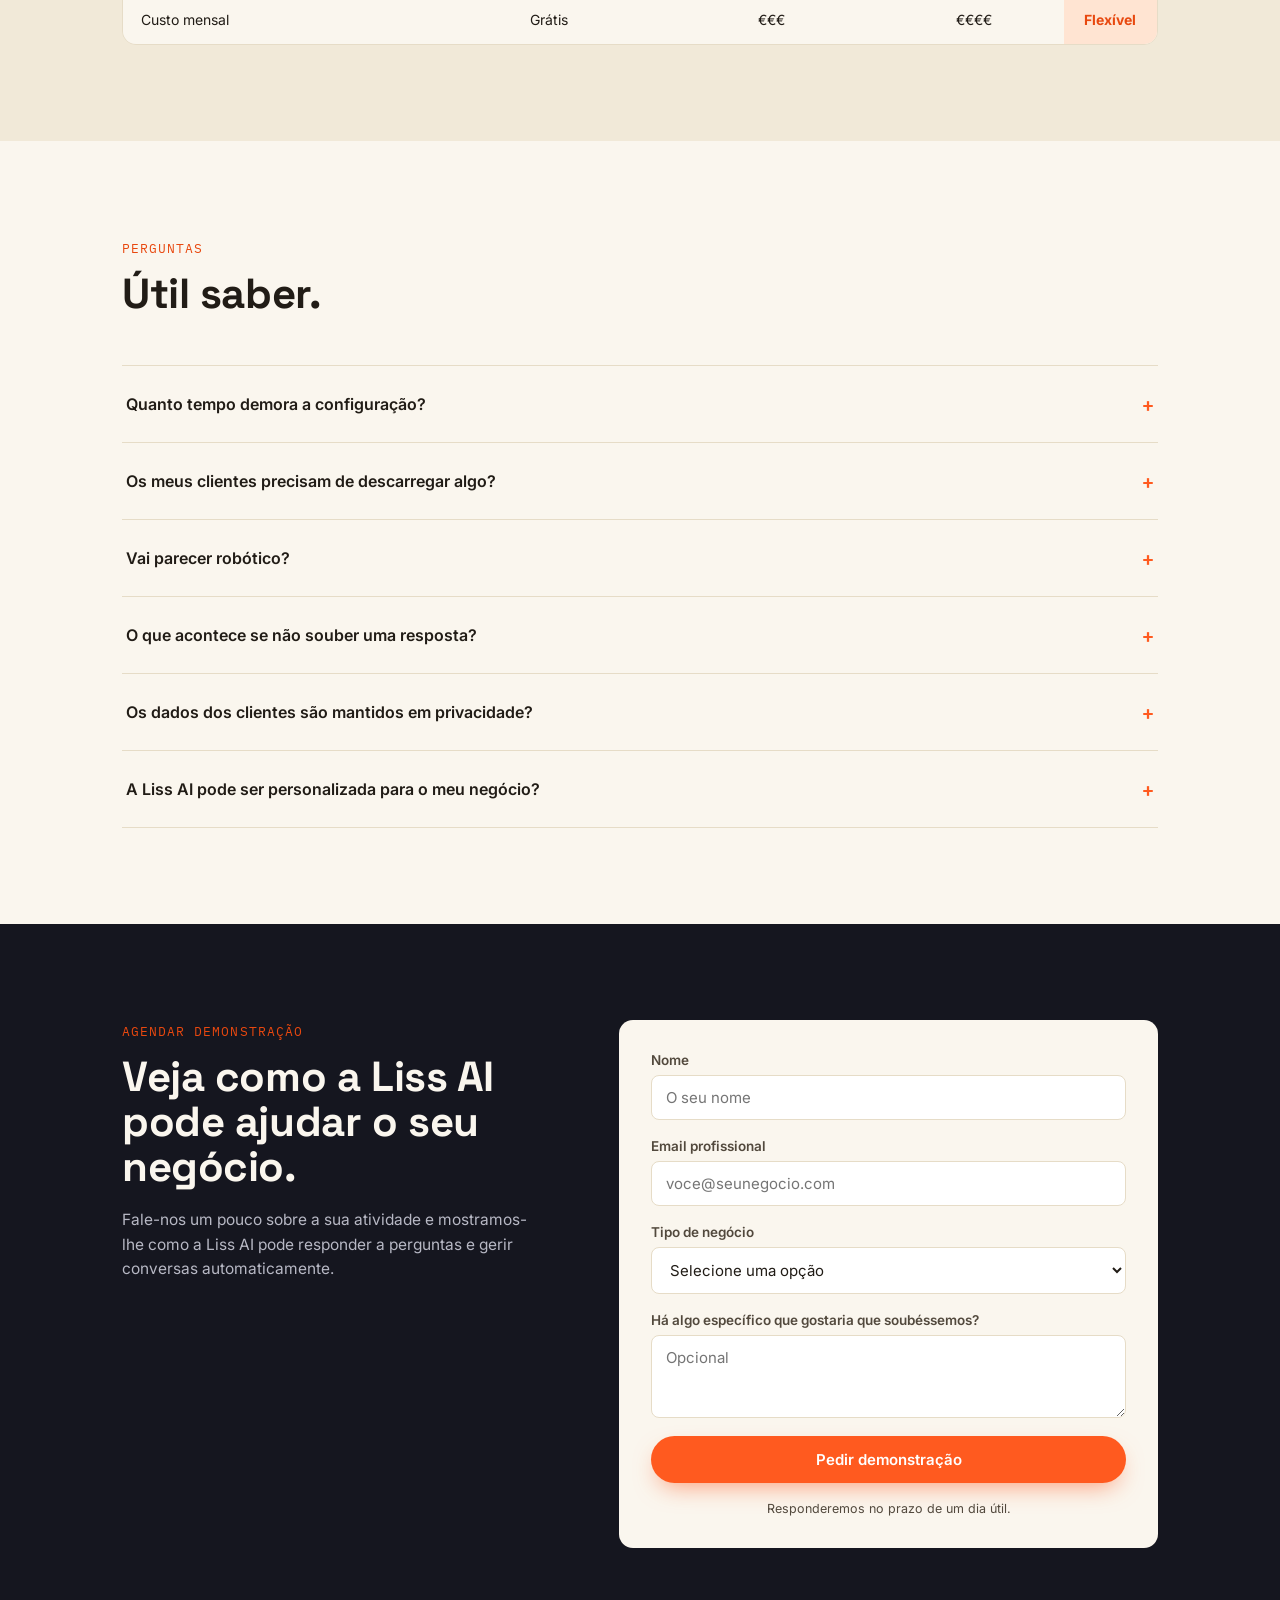
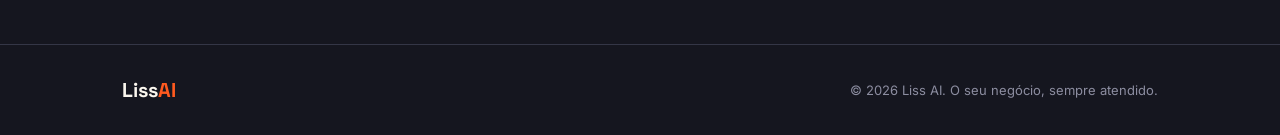
<file: pt/index.html>
<!DOCTYPE html>
<html lang="pt">
<head>
<meta charset="UTF-8">
<meta name="viewport" content="width=device-width, initial-scale=1.0">
<title>Liss AI — O seu negócio, sempre atendido</title>
<meta name="description" content="A Liss AI é a rececionista virtual que atende chamadas, gere pedidos de marcação e nunca dorme — criada para cabeleireiros, clínicas, restaurantes e estúdios.">
<link rel="icon" href="data:,">
<link rel="preconnect" href="https://fonts.googleapis.com">
<link rel="preconnect" href="https://fonts.gstatic.com" crossorigin>
<link href="https://fonts.googleapis.com/css2?family=Space+Grotesk:wght@400;500;600;700&family=Inter:wght@400;500;600;700&family=IBM+Plex+Mono:wght@400;500&display=swap" rel="stylesheet">
<link rel="stylesheet" href="../style.css">
<link rel="alternate" hreflang="en" href="https://getlissai.com/" />
<link rel="alternate" hreflang="it" href="https://getlissai.com/" />
<link rel="alternate" hreflang="pt" href="https://getlissai.com/" />
<link rel="alternate" hreflang="x-default" href="https://getlissai.com/" />
</head>
<body>
<div class="status-pill" id="statusPill"><span class="dot"></span><span>A Liss está a responder a clientes neste momento</span></div>
<header class="nav"><div class="nav-inner"><a href="#top" class="logo">Liss<span>AI</span></a><nav class="nav-links"><a href="#problem">Porquê</a><a href="#how">Como funciona</a><a href="#audience">Para quem é</a><a href="#features">Funcionalidades</a><a href="#faq">FAQ</a><span class="lang-switch"><a href="../">EN</a> | <a href="../it/">IT</a> | <strong>PT</strong></span></nav><a href="#demo-form" class="btn btn-primary btn-small">Agendar demonstração</a></div></header>
<main id="top">
<section class="hero"><div class="hero-inner"><div class="hero-copy"><p class="eyebrow">🤖 Rececionistas de IA personalizados para pequenos negócios</p><h1>O seu negócio,<br>sempre atendido.</h1><p class="hero-sub">A Liss AI é a sua rececionista virtual que responde instantaneamente às mensagens dos clientes no WhatsApp, Instagram e no seu website 24/7, com conhecimento adaptado ao seu negócio.</p><div class="hero-actions"><a href="#demo-form" class="btn btn-primary">Agendar demonstração grátis</a><a href="#demo" class="btn btn-ghost">Veja a responder ↓</a></div><p class="hero-note">Ativo em menos de uma semana · Sem aplicações para descarregar</p></div><div class="hero-visual"><div class="phone-mock"><div class="phone-notch"></div><div class="phone-screen"><div class="chat-header"><div class="chat-avatar">L</div><div><div class="chat-name">Liss AI</div><div class="chat-status">Online · responde em segundos</div></div></div><div class="chat-body" id="heroChat"></div></div></div><div class="floaty floaty-1">🔔 Novo pedido</div><div class="floaty floaty-2">📩 Pedido enviado</div></div></div></section>
<section id="problem" class="problem"><div class="section-inner"><p class="eyebrow eyebrow-dark">O custo de uma mensagem não respondida</p><h2>Cada pedido sem resposta é um cliente que vai para a concorrência.</h2><div class="problem-grid"><article class="problem-card"><div class="problem-icon">👥</div><h3>Ocupado com clientes</h3><p>Está focado em gerir o seu negócio, por isso as novas mensagens têm frequentemente de esperar.</p></article><article class="problem-card"><div class="problem-icon">⏳</div><h3>Respostas lentas</h3><p>Os clientes de hoje esperam respostas rápidas. Se não as obtiverem logo, é provável que procurem outra opção.</p></article><article class="problem-card"><div class="problem-icon">📉</div><h3>Oportunidades perdidas</h3><p>Cada mensagem sem resposta pode transformar-se numa marcação ou venda para um concorrente.</p></article></div></div></section>
<section class="solution"><div class="section-inner"><p class="eyebrow">A Solução</p><h2>Cada cliente recebe uma resposta rápida e precisa.</h2><div class="flow"><div class="flow-step"><div class="flow-icon">💬</div><p>Um cliente envia-lhe uma mensagem</p></div><div class="flow-arrow">→</div><div class="flow-step"><div class="flow-icon">🧠</div><p>A Liss AI entende o pedido e responde instantaneamente com a informação correta.</p></div><div class="flow-arrow">→</div><div class="flow-step"><div class="flow-icon">✅</div><p>O seu cliente obtém uma resposta imediata, mesmo quando não está disponível.</p></div></div></div></section>
<section id="how" class="dark-band"><div class="section-inner"><p class="eyebrow eyebrow-light">Como funciona</p><h2 class="light">Comece em três passos simples.</h2><div class="how-grid"><div class="how-step"><span class="how-num">01</span><h3>Escolha os seus canais</h3><p>Ligue a Liss AI ao WhatsApp, Instagram, ao seu website ou onde quer que os clientes entrem em contacto.</p></div><div class="how-step"><span class="how-num">02</span><h3>Ensine o seu negócio</h3><p>Configuramos os seus serviços, horários, FAQ e informações do negócio para que cada resposta seja precisa e alinhada com a sua marca.</p></div><div class="how-step"><span class="how-num">03</span><h3>Deixe-a responder por si</h3><p>Os seus clientes obtêm respostas instantâneas 24/7, enquanto se mantém focado no seu negócio.</p></div></div><div id="demo" class="demo-block"><p class="eyebrow eyebrow-light">Veja em ação</p><h3 class="light">Um pedido de marcação real, atendido instantaneamente.</h3><div class="demo-phone"><div class="phone-mock phone-mock-dark"><div class="phone-notch"></div><div class="phone-screen"><div class="chat-header"><div class="chat-avatar">L</div><div><div class="chat-name">Liss AI</div><div class="chat-status">Online · responde em segundos</div></div></div><div class="chat-body" id="demoChat" role="log" aria-label="Liss chat" aria-live="polite" aria-relevant="additions" tabindex="0"><div class="bubble in" lang="en">Hi! How can I help you today?</div></div></div></div></div></div></div></section>
<section id="audience" class="audience"><div class="section-inner"><p class="eyebrow">Criado para</p><h2>Negócios que recebem pedidos de clientes todos os dias.</h2><div class="audience-grid"><div class="audience-card"><span class="audience-icon">💇</span><h3>Cabeleireiros e salões de beleza</h3><p>Responde a dúvidas, gere pedidos de marcação e apoia clientes enquanto está ocupado com atendimentos.</p></div><div class="audience-card"><span class="audience-icon">💆</span><h3>Centros de bem-estar e estética</h3><p>Partilha informações e gere pedidos de marcação sem interromper os tratamentos.</p></div><div class="audience-card"><span class="audience-icon">🍽️</span><h3>Restaurantes</h3><p>Responde a dúvidas sobre o menu, horário, disponibilidade e pedidos de reserva, mesmo em horas de grande movimento.</p></div><div class="audience-card"><span class="audience-icon">🗂️</span><h3>Estúdios profissionais e clínicas</h3><p>Responde a pedidos de clientes, partilha informações essenciais e recebe solicitações com um tom profissional.</p></div></div></div></section>
<section id="features" class="features"><div class="section-inner"><p class="eyebrow">O que está incluído</p><h2>Tudo o que o seu negócio precisa para responder mais rápido.</h2><div class="features-grid"><div class="feature"><span class="feature-icon">🕐</span><h3>Disponível 24/7</h3><p>Os seus clientes recebem sempre resposta, mesmo fora do horário de funcionamento.</p></div><div class="feature"><span class="feature-icon">⚡</span><h3>Respostas em segundos</h3><p>Respostas imediatas ajudam a manter os clientes interessados sem longas esperas.</p></div><div class="feature"><span class="feature-icon">🌍</span><h3>Multilingue</h3><p>Comunica naturalmente em vários idiomas para apoiar todos os seus clientes.</p></div><div class="feature"><span class="feature-icon">🧠</span><h3>À medida do seu negócio</h3><p>Cada resposta é baseada nos seus serviços, horários, perguntas frequentes e informações empresariais.</p></div><div class="feature"><span class="feature-icon">💬</span><h3>Nos seus canais habituais</h3><p>Disponível no WhatsApp, Instagram e no seu website.</p></div><div class="feature"><span class="feature-icon">🎙️</span><h3>O seu tom de voz</h3><p>Configurado para comunicar de forma a refletir a identidade e o estilo da sua marca.</p></div><div class="feature"><span class="feature-icon">🔒</span><h3>Respostas fiáveis</h3><p>Respostas baseadas nas suas informações aprovadas.</p></div><div class="feature"><span class="feature-icon">🚀</span><h3>Configuração rápida</h3><p>Pronto a funcionar em poucos dias com uma solução à medida do seu negócio.</p></div></div></div></section>
<section class="why"><div class="section-inner"><p class="eyebrow">Porquê a Liss AI</p><h2>Uma forma mais inteligente de gerir as mensagens dos clientes.</h2><div class="table-wrap"><table class="compare"><thead><tr><th></th><th>Cai-em-saco (Voicemail)</th><th>Serviço de atendimento</th><th>Rececionista extra</th><th class="highlight">Liss AI</th></tr></thead><tbody><tr><td>Responde instantaneamente, 24/7</td><td>✕</td><td>Apenas horário de trabalho</td><td>Depende</td><td class="highlight">✓</td></tr><tr><td>Responde a dúvidas dos clientes</td><td>✕</td><td>Limitado</td><td>✓</td><td class="highlight">✓</td></tr><tr><td>Conhece os seus serviços e informações</td><td>✕</td><td>✕</td><td>✓</td><td class="highlight">✓</td></tr><tr><td>Custo mensal</td><td>Grátis</td><td>€€€</td><td>€€€€</td><td class="highlight">Flexível</td></tr></tbody></table></div></div></section>
<section id="faq" class="faq"><div class="section-inner"><p class="eyebrow">Perguntas</p><h2>Útil saber.</h2><div class="accordion" id="accordion"><div class="acc-item"><button class="acc-trigger"><span>Quanto tempo demora a configuração?</span><span class="acc-icon">+</span></button><div class="acc-panel"><p>A maioria dos negócios fica pronta em poucos dias.</p></div></div><div class="acc-item"><button class="acc-trigger"><span>Os meus clientes precisam de descarregar algo?</span><span class="acc-icon">+</span></button><div class="acc-panel"><p>Não. Os seus clientes usam os canais que já conhecem.</p></div></div><div class="acc-item"><button class="acc-trigger"><span>Vai parecer robótico?</span><span class="acc-icon">+</span></button><div class="acc-panel"><p>Não. A Liss AI é configurada em torno do seu negócio.</p></div></div><div class="acc-item"><button class="acc-trigger"><span>O que acontece se não souber uma resposta?</span><span class="acc-icon">+</span></button><div class="acc-panel"><p>A Liss AI usa apenas as suas informações aprovadas.</p></div></div><div class="acc-item"><button class="acc-trigger"><span>Os dados dos clientes são mantidos em privacidade?</span><span class="acc-icon">+</span></button><div class="acc-panel"><p>As suas conversas e informações empresariais são tratadas de forma segura.</p></div></div><div class="acc-item"><button class="acc-trigger"><span>A Liss AI pode ser personalizada para o meu negócio?</span><span class="acc-icon">+</span></button><div class="acc-panel"><p>Sim. Cada configuração da Liss AI é personalizada.</p></div></div></div></div></section>
<section id="demo-form" class="demo-form-section"><div class="section-inner form-inner"><div class="form-copy"><p class="eyebrow">Agendar demonstração</p><h2>Veja como a Liss AI pode ajudar o seu negócio.</h2><p class="form-sub">Fale-nos um pouco sobre a sua atividade e mostramos-lhe como a Liss AI pode responder a perguntas e gerir conversas automaticamente.</p></div><form class="demo-form" id="demoForm"><label>Nome<input type="text" name="name" required placeholder="O seu nome"></label><label>Email profissional<input type="email" name="email" required placeholder="voce@seunegocio.com"></label><label>Tipo de negócio<select name="business_type" required><option value="" disabled selected>Selecione uma opção</option><option>Cabeleireiro ou salão de beleza</option><option>Centro de bem-estar ou estética</option><option>Restaurante</option><option>Estúdio profissional / Clínica</option><option>Outro</option></select></label><label>Há algo específico que gostaria que soubéssemos?<textarea name="message" rows="3" placeholder="Opcional"></textarea></label><button type="submit" class="btn btn-primary btn-full">Pedir demonstração</button><p class="form-note" id="formNote">Responderemos no prazo de um dia útil.</p></form></div></section>
</main><footer class="footer"><div class="section-inner footer-inner"><a href="#top" class="logo">Liss<span>AI</span></a><p>© <span id="year"></span> Liss AI. O seu negócio, sempre atendido.</p></div></footer>
<script src="../script.js?v=2"></script><script src="../chat.js"></script>
</body></html>
</file>
<file: style.css>
/* ============================================
   Liss AI — Design tokens
   ============================================ */
:root {
  --cream: #FAF6EE;
  --cream-deep: #F1E9D8;
  --ink: #211C16;
  --ink-soft: #52493D;
  --orange: #FF5A1F;
  --orange-deep: #E8480F;
  --orange-tint: #FFE4D2;
  --navy: #15161F;
  --navy-soft: #21232F;
  --line: #E6DCC7;
  --line-dark: #343646;
  --success: #2F8F5B;

  --font-display: 'Space Grotesk', sans-serif;
  --font-body: 'Inter', sans-serif;
  --font-mono: 'IBM Plex Mono', monospace;

  --radius: 14px;
  --radius-sm: 8px;
  --shadow: 0 20px 50px -20px rgba(33, 28, 22, 0.25);
}

@media (prefers-reduced-motion: reduce) {
  *, *::before, *::after {
    animation-duration: 0.001ms !important;
    animation-iteration-count: 1 !important;
    transition-duration: 0.001ms !important;
    scroll-behavior: auto !important;
  }
}

* { box-sizing: border-box; }

html { scroll-behavior: smooth; }

body {
  margin: 0;
  font-family: var(--font-body);
  color: var(--ink);
  background: var(--cream);
  -webkit-font-smoothing: antialiased;
}

h1, h2, h3 {
  font-family: var(--font-display);
  margin: 0;
  line-height: 1.08;
  letter-spacing: -0.01em;
}

p { margin: 0; }

a { color: inherit; text-decoration: none; }

img { max-width: 100%; display: block; }

.section-inner {
  max-width: 1100px;
  margin: 0 auto;
  padding: 96px 32px;
}

@media (max-width: 720px) {
  .section-inner { padding: 64px 20px; }
}

.eyebrow {
  font-family: var(--font-mono);
  font-size: 13px;
  letter-spacing: 0.08em;
  text-transform: uppercase;
  color: var(--orange-deep);
  margin-bottom: 14px;
  display: inline-block;
}
.eyebrow-dark { color: var(--orange-deep); }
.eyebrow-light { color: var(--orange); }

h2 {
  font-size: clamp(28px, 4vw, 42px);
  max-width: 720px;
  margin-bottom: 48px;
}
h2.light { color: var(--cream); }

/* ============================================
   Status pill
   ============================================ */
.status-pill {
  position: fixed;
  bottom: 20px;
  left: 20px;
  z-index: 60;
  display: flex;
  align-items: center;
  gap: 8px;
  background: var(--navy);
  color: var(--cream);
  font-family: var(--font-mono);
  font-size: 12px;
  padding: 10px 14px;
  border-radius: 999px;
  box-shadow: var(--shadow);
}
.status-pill .dot {
  width: 8px; height: 8px;
  border-radius: 50%;
  background: #4ADE80;
  box-shadow: 0 0 0 0 rgba(74, 222, 128, 0.6);
  animation: pulse 2s infinite;
}
@keyframes pulse {
  0% { box-shadow: 0 0 0 0 rgba(74,222,128,0.5); }
  70% { box-shadow: 0 0 0 8px rgba(74,222,128,0); }
  100% { box-shadow: 0 0 0 0 rgba(74,222,128,0); }
}
@media (max-width: 720px) {
  .status-pill span:last-child { display: none; }
  .status-pill { padding: 10px; }
}

/* ============================================
   Nav & Language Switcher
   ============================================ */
.nav {
  position: sticky;
  top: 0;
  z-index: 50;
  background: rgba(250, 246, 238, 0.85);
  backdrop-filter: blur(10px);
  border-bottom: 1px solid var(--line);
}
.nav-inner {
  max-width: 1100px;
  margin: 0 auto;
  padding: 18px 32px;
  display: flex;
  align-items: center;
  justify-content: space-between;
  gap: 16px;
}
.logo {
  font-family: var(--font-display);
  font-weight: 700;
  font-size: 20px;
  color: var(--ink);
}
.logo span { color: var(--orange); }

.nav-links {
  display: flex;
  align-items: center;
  gap: 24px;
  font-size: 14px;
  font-weight: 500;
}
.nav-links a { opacity: 0.75; transition: opacity 0.15s; }
.nav-links a:hover { opacity: 1; }

/* Language Selector */
.lang-switch {
  display: flex;
  align-items: center;
  gap: 6px;
  font-size: 12px;
  font-family: var(--font-mono);
  color: var(--ink-soft);
}
.lang-switch a {
  opacity: 0.6;
}
.lang-switch a:hover {
  opacity: 1;
  color: var(--orange-deep);
}
.lang-switch strong {
  color: var(--orange-deep);
  font-weight: 700;
}

/* Desktop Rule (left line) */
@media (min-width: 821px) {
  .lang-switch {
    margin-left: 12px;
    padding-left: 16px;
    border-left: 1px solid var(--line);
  }
}

/* Mobile Rule: hide nav-bar, keep visible language selector only */
@media (max-width: 820px) {
  .nav-inner {
    padding: 14px 20px;
  }
  .nav-links a {
    display: none;
  }
   .lang-switch a {
    display: inline;
  }
}

/* ============================================
   Buttons
   ============================================ */
.btn {
  display: inline-flex;
  align-items: center;
  justify-content: center;
  gap: 8px;
  font-family: var(--font-body);
  font-weight: 600;
  font-size: 15px;
  padding: 14px 24px;
  border-radius: 999px;
  border: none;
  cursor: pointer;
  transition: transform 0.15s ease, box-shadow 0.15s ease, opacity 0.15s ease;
}
.btn:hover { transform: translateY(-1px); }
.btn:focus-visible { outline: 3px solid var(--orange-deep); outline-offset: 3px; }
.btn-primary {
  background: var(--orange);
  color: white;
  box-shadow: 0 10px 24px -8px rgba(255, 90, 31, 0.6);
}
.btn-primary:hover { background: var(--orange-deep); }
.btn-ghost {
  background: transparent;
  color: var(--ink);
  border: 1.5px solid var(--line);
}
.btn-ghost:hover { border-color: var(--ink); }
.btn-ghost.btn-light {
  color: var(--cream);
  border-color: var(--line-dark);
}
.btn-ghost.btn-light:hover { border-color: var(--cream); }
.btn-small { padding: 10px 18px; font-size: 14px; }
.btn-full { width: 100%; }

/* ============================================
   Hero
   ============================================ */
.hero { padding-top: 24px; }
.hero-inner {
  max-width: 1100px;
  margin: 0 auto;
  padding: 64px 32px 96px;
  display: grid;
  grid-template-columns: 1.05fr 0.95fr;
  gap: 56px;
  align-items: center;
}
@media (max-width: 900px) {
  .hero-inner { grid-template-columns: 1fr; padding: 40px 20px 64px; }
}
.hero h1 {
  font-size: clamp(38px, 6vw, 64px);
  margin-bottom: 22px;
}
.hero-sub {
  font-size: 18px;
  color: var(--ink-soft);
  max-width: 480px;
  margin-bottom: 32px;
  line-height: 1.5;
}
.hero-actions { display: flex; gap: 14px; flex-wrap: wrap; margin-bottom: 18px; }
.hero-note { font-family: var(--font-mono); font-size: 12.5px; color: var(--ink-soft); opacity: 0.75; }

.hero-visual { position: relative; display: flex; justify-content: center; }
.phone-mock {
  width: 300px;
  max-width: 100%;
  background: var(--navy);
  border-radius: 32px;
  padding: 14px;
  box-shadow: var(--shadow);
  position: relative;
}
.phone-notch {
  width: 70px; height: 6px;
  background: rgba(255,255,255,0.15);
  border-radius: 4px;
  margin: 0 auto 10px;
}
.phone-screen {
  background: var(--cream);
  border-radius: 20px;
  overflow: hidden;
  min-height: 380px;
  display: flex;
  flex-direction: column;
}
.phone-mock-dark .phone-screen { background: var(--navy-soft); }

.chat-header {
  display: flex;
  align-items: center;
  gap: 10px;
  padding: 14px;
  border-bottom: 1px solid var(--line);
  background: var(--cream-deep);
}
.phone-mock-dark .chat-header { background: #292B3A; border-color: var(--line-dark); }
.chat-avatar {
  width: 30px; height: 30px;
  border-radius: 50%;
  background: var(--orange);
  color: white;
  font-family: var(--font-display);
  font-weight: 700;
  display: flex;
  align-items: center;
  justify-content: center;
  font-size: 14px;
  flex-shrink: 0;
}
.chat-name { font-size: 13px; font-weight: 700; }
.phone-mock-dark .chat-name { color: var(--cream); }
.chat-status { font-size: 11px; color: var(--success); font-family: var(--font-mono); }

.chat-body {
  flex: 1;
  padding: 14px;
  display: flex;
  flex-direction: column;
  gap: 10px;
  overflow: hidden;
}

/* Keep the original phone shell while giving the conversation its own scroll area. */
.live-chat { height: 440px; min-height: 0; }
.live-chat .chat-header, .chat-compose, .chat-error { flex-shrink: 0; }
.live-chat .chat-body { min-height: 0; overflow-y: auto; overscroll-behavior: contain; }
.live-chat .bubble { flex-shrink: 0; overflow-wrap: anywhere; white-space: pre-wrap; }
.chat-compose { display: flex; gap: 6px; padding: 10px; border-top: 1px solid var(--line); }
.chat-compose input { min-width: 0; width: 100%; border: 1px solid var(--line); border-radius: 16px; padding: 10px; font: 16px var(--font-body); color: var(--ink); background: white; }
.chat-compose button { border: 0; border-radius: 16px; padding: 10px; background: var(--orange); color: white; font: 600 13px var(--font-body); cursor: pointer; }
.chat-compose button:disabled { opacity: 0.5; cursor: default; }
.chat-compose :focus-visible, .live-chat .chat-body:focus-visible { outline: 2px solid var(--orange-deep); outline-offset: -2px; }
.chat-error { padding: 8px 12px; color: #982900; font-size: 12px; line-height: 1.4; background: var(--orange-tint); }
.phone-mock-dark .chat-compose { border-color: var(--line-dark); }
.phone-mock-dark .typing span { background: var(--cream); }
@media (max-width: 720px) {
  /* The floating status dot otherwise covers the phone's message field. */
  body:has(.live-chat) .status-pill { display: none; }
}

.bubble {
  max-width: 82%;
  padding: 10px 13px;
  border-radius: 14px;
  font-size: 13.5px;
  line-height: 1.4;
  opacity: 0;
  transform: translateY(6px);
  animation: bubbleIn 0.35s ease forwards;
}
@keyframes bubbleIn {
  to { opacity: 1; transform: translateY(0); }
}
.bubble.in {
  align-self: flex-start;
  background: white;
  border: 1px solid var(--line);
  border-bottom-left-radius: 4px;
}
.phone-mock-dark .bubble.in {
  background: #2E3141; border-color: var(--line-dark); color: var(--cream);
}
.bubble.out {
  align-self: flex-end;
  background: var(--orange);
  color: white;
  border-bottom-right-radius: 4px;
}
.bubble.typing {
  align-self: flex-start;
  background: white;
  border: 1px solid var(--line);
  display: flex;
  gap: 4px;
  padding: 12px 14px;
  border-bottom-left-radius: 4px;
}
.phone-mock-dark .bubble.typing { background: #2E3141; border-color: var(--line-dark); }
.bubble.typing span {
  width: 6px; height: 6px;
  border-radius: 50%;
  background: var(--ink-soft);
  opacity: 0.5;
  animation: typingDot 1s infinite ease-in-out;
}
.bubble.typing span:nth-child(2) { animation-delay: 0.15s; }
.bubble.typing span:nth-child(3) { animation-delay: 0.3s; }
@keyframes typingDot {
  0%, 60%, 100% { transform: translateY(0); opacity: 0.4; }
  30% { transform: translateY(-4px); opacity: 1; }
}

.floaty {
  position: absolute;
  background: white;
  border: 1px solid var(--line);
  border-radius: 999px;
  padding: 8px 14px;
  font-size: 13px;
  font-weight: 600;
  box-shadow: var(--shadow);
}
.floaty-1 { top: 8%; left: -6%; }
.floaty-2 { bottom: 14%; right: -8%; }
@media (max-width: 900px) {
  .floaty { display: none; }
}

/* ============================================
   Problem
   ============================================ */
.problem { background: var(--cream-deep); }
.problem-grid {
  display: grid;
  grid-template-columns: repeat(3, 1fr);
  gap: 24px;
}
@media (max-width: 760px) { .problem-grid { grid-template-columns: 1fr; } }
.problem-card {
  background: var(--cream);
  border: 1px solid var(--line);
  border-radius: var(--radius);
  padding: 28px;
}
.problem-icon { font-size: 24px; }
.problem-stat {
  font-family: var(--font-display);
  font-size: 40px;
  font-weight: 700;
  color: var(--orange-deep);
  margin: 10px 0 8px;
}
.problem-card p:last-child { color: var(--ink-soft); font-size: 15px; line-height: 1.5; }

/* ============================================
   Solution flow
   ============================================ */
.flow {
  display: grid;
  grid-template-columns: 1fr auto 1fr auto 1fr;
  align-items: stretch;
  gap: 16px;
}
.flow-step {
  background: white;
  border: 1px solid var(--line);
  border-radius: var(--radius);
  padding: 26px;
  text-align: center;
  display: flex;
  flex-direction: column;
  align-items: center;
  justify-content: flex-start;
}
.flow-icon {
  height: 38px;
  display: flex;
  align-items: center;
  justify-content: center;
  font-size: 30px;
  line-height: 1;
  margin-bottom: 12px;
}
.flow-step p { font-size: 14.5px; color: var(--ink-soft); line-height: 1.4; }
.flow-arrow {
  align-self: center;
  font-size: 22px;
  color: var(--orange);
  flex-shrink: 0;
  display: flex;
  align-items: center;
  justify-content: center;
}
@media (max-width: 760px) {
  .flow {
    display: flex;
    flex-direction: column;
    align-items: stretch;
  }
  .flow-step {
    justify-content: center;
  }
  .flow-arrow {
    transform: rotate(90deg);
  }
}

/* ============================================
   Dark band (how it works + demo)
   ============================================ */
.dark-band { background: var(--navy); color: var(--cream); }
.how-grid {
  display: grid;
  grid-template-columns: repeat(3, 1fr);
  gap: 32px;
  margin-bottom: 80px;
}
@media (max-width: 760px) { .how-grid { grid-template-columns: 1fr; gap: 40px; } }
.how-num {
  font-family: var(--font-mono);
  color: var(--orange);
  font-size: 14px;
}
.how-step h3 { color: var(--cream); font-size: 20px; margin: 10px 0 10px; }
.how-step p { color: #B7B8C4; font-size: 14.5px; line-height: 1.55; }

.demo-block { border-top: 1px solid var(--line-dark); padding-top: 64px; }
.demo-phone {
  display: flex;
  flex-direction: column;
  align-items: center;
  gap: 20px;
  margin-top: 32px;
}

/* ============================================
   Audience
   ============================================ */
.audience-grid {
  display: grid;
  grid-template-columns: repeat(4, 1fr);
  gap: 20px;
}
@media (max-width: 900px) { .audience-grid { grid-template-columns: 1fr 1fr; } }
@media (max-width: 560px) { .audience-grid { grid-template-columns: 1fr; } }
.audience-card {
  background: var(--orange-tint);
  border-radius: var(--radius);
  padding: 26px;
}
.audience-icon { font-size: 28px; display: block; margin-bottom: 14px; }
.audience-card h3 { font-size: 17px; margin-bottom: 8px; }
.audience-card p { font-size: 14px; color: var(--ink-soft); line-height: 1.5; }

/* ============================================
   Features
   ============================================ */
.features-grid {
  display: grid;
  grid-template-columns: repeat(4, 1fr);
  gap: 28px 24px;
}
@media (max-width: 900px) { .features-grid { grid-template-columns: 1fr 1fr; } }
@media (max-width: 560px) { .features-grid { grid-template-columns: 1fr; } }
.feature-icon { font-size: 26px; display: block; margin-bottom: 12px; }
.feature h3 { font-size: 16.5px; margin-bottom: 8px; }
.feature p { font-size: 14px; color: var(--ink-soft); line-height: 1.5; }

/* ============================================
   Why / compare table
   ============================================ */
.why { background: var(--cream-deep); }
.table-wrap { overflow-x: auto; border-radius: var(--radius); border: 1px solid var(--line); }
.compare {
  width: 100%;
  border-collapse: collapse;
  background: var(--cream);
  font-size: 14px;
  min-width: 620px;
}
.compare th, .compare td {
  padding: 16px 18px;
  text-align: left;
  border-bottom: 1px solid var(--line);
}
.compare th { font-family: var(--font-mono); font-size: 12px; text-transform: uppercase; letter-spacing: 0.04em; color: var(--ink-soft); }
.compare td:not(:first-child), .compare th:not(:first-child) { text-align: center; }
.compare tbody tr:last-child td { border-bottom: none; }
.compare .highlight { background: var(--orange-tint); font-weight: 700; color: var(--orange-deep); }

/* ============================================
   FAQ / Accordion
   ============================================ */
.accordion { border-top: 1px solid var(--line); }
.acc-item { border-bottom: 1px solid var(--line); }
.acc-trigger {
  width: 100%;
  background: none;
  border: none;
  cursor: pointer;
  display: flex;
  justify-content: space-between;
  align-items: center;
  padding: 22px 4px;
  font-family: var(--font-body);
  font-size: 16px;
  font-weight: 600;
  color: var(--ink);
  text-align: left;
}
.acc-trigger:focus-visible { outline: 2px solid var(--orange-deep); outline-offset: 2px; }
.acc-icon { font-family: var(--font-mono); font-size: 20px; color: var(--orange); transition: transform 0.2s ease; flex-shrink: 0; margin-left: 16px; }
.acc-item.open .acc-icon { transform: rotate(45deg); }
.acc-panel {
  max-height: 0;
  overflow: hidden;
  transition: max-height 0.25s ease, padding 0.25s ease;
}
.acc-panel p { padding: 0 4px 0; color: var(--ink-soft); font-size: 15px; line-height: 1.6; max-width: 640px; }
.acc-item.open .acc-panel { max-height: 220px; padding-bottom: 22px; }

/* ============================================
   Demo form
   ============================================ */
.demo-form-section { background: var(--navy); color: var(--cream); }
.form-inner {
  display: grid;
  grid-template-columns: 0.9fr 1.1fr;
  gap: 56px;
  align-items: start;
}
@media (max-width: 860px) { .form-inner { grid-template-columns: 1fr; } }
.form-copy h2 { color: var(--cream); margin-bottom: 18px; }
.form-sub { color: #B7B8C4; font-size: 15.5px; line-height: 1.6; max-width: 420px; }
.demo-form {
  background: var(--cream);
  border-radius: var(--radius);
  padding: 32px;
  display: flex;
  flex-direction: column;
  gap: 18px;
}
.demo-form label {
  display: flex;
  flex-direction: column;
  gap: 7px;
  font-size: 13.5px;
  font-weight: 600;
  color: var(--ink-soft);
}
.demo-form input, .demo-form select, .demo-form textarea {
  font-family: var(--font-body);
  font-size: 15px;
  padding: 12px 14px;
  border-radius: var(--radius-sm);
  border: 1.5px solid var(--line);
  background: white;
  color: var(--ink);
  resize: vertical;
}
.demo-form input:focus, .demo-form select:focus, .demo-form textarea:focus {
  outline: none;
  border-color: var(--orange);
}
.form-note { font-size: 12.5px; color: var(--ink-soft); text-align: center; }

/* ============================================
   Footer
   ============================================ */
.footer { background: var(--navy); border-top: 1px solid var(--line-dark); }
.footer-inner {
  display: flex;
  justify-content: space-between;
  align-items: center;
  padding: 32px;
  flex-wrap: wrap;
  gap: 12px;
}
.footer .logo { color: var(--cream); }
.footer p { color: #8C8DA0; font-size: 13px; }
</file>
